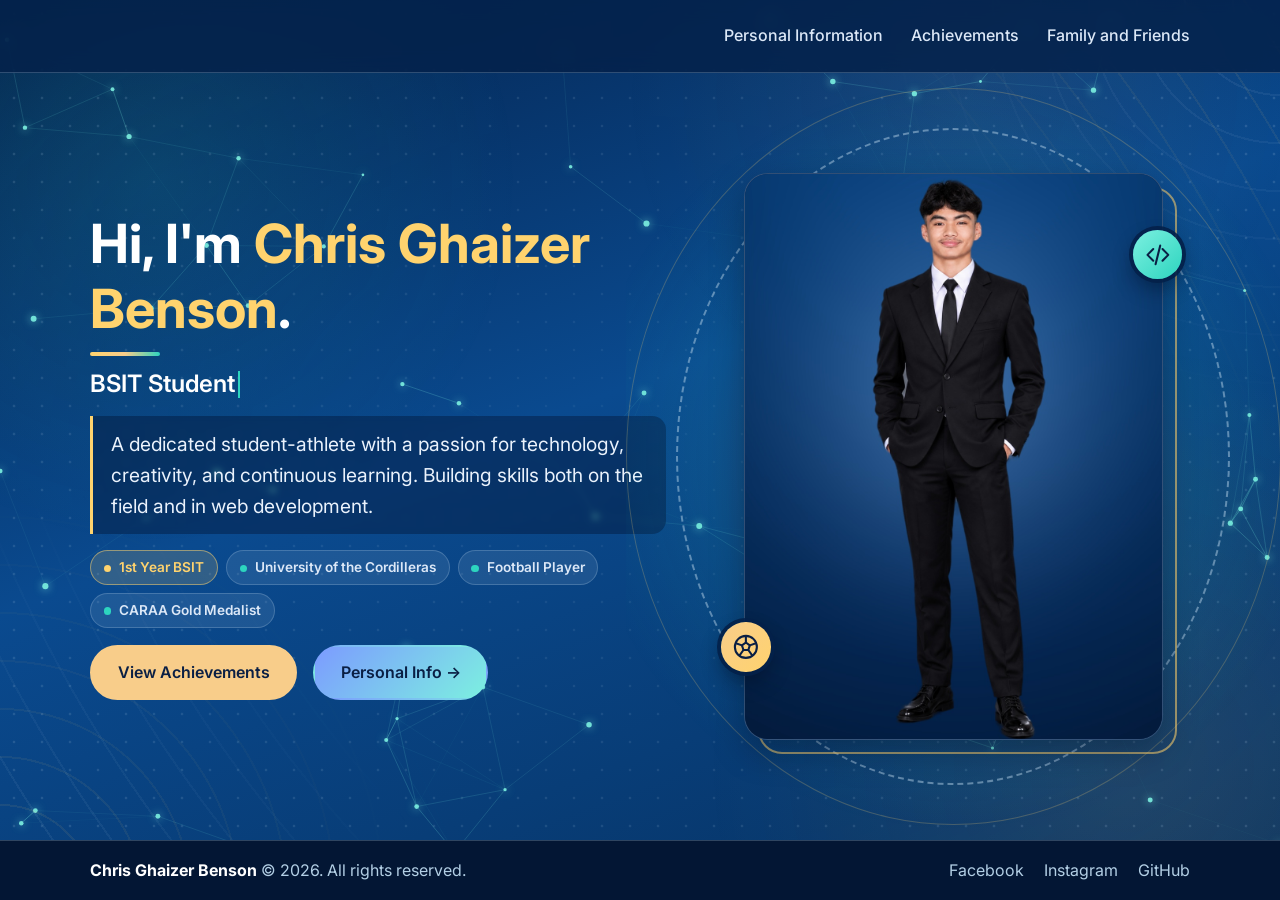
<file: index.html>
<!DOCTYPE html>
<html lang="en">
<head>
  <meta charset="UTF-8">
  <meta name="viewport" content="width=device-width, initial-scale=1">
  <title>Home | Chris Ghaizer Benson</title>
  <meta name="description" content="Portfolio of Chris Ghaizer Benson, BSIT student and aspiring web developer.">
  <link rel="preconnect" href="https://fonts.googleapis.com">
  <link rel="preconnect" href="https://fonts.gstatic.com" crossorigin>
  <link href="https://fonts.googleapis.com/css2?family=Inter:wght@400;500;600;700&display=swap" rel="stylesheet">
  <link rel="stylesheet" href="style.css">
</head>
<body>
  <header class="site-header">
    <nav class="container nav" aria-label="Main navigation">
      
      <button class="menu-toggle" aria-label="Toggle menu" aria-expanded="false" aria-controls="nav-links">
        <span></span><span></span><span></span>
      </button>
      <ul class="nav-links" id="nav-links">
        <li><a href="about.html">Personal Information</a></li>
        
        <li><a href="achievements.html">Achievements</a></li>
        <li><a href="family.html">Family and Friends</a></li>
        
      </ul>
    </nav>
  </header>
  <main>
    <section class="hero" id="home">
      <div class="container hero-grid">
        <div>
          <h1>Hi, I'm <span>Chris Ghaizer Benson</span>.</h1>
          <p class="typed-title" aria-label="BSIT Student | Aspiring Web Developer"><span id="typed">BSIT Student | Aspiring Web Developer</span><span class="cursor" aria-hidden="true"></span></p>
          <p class="lead">A dedicated student-athlete with a passion for technology, creativity, and continuous learning. Building skills both on the field and in web development.</p>
          <ul class="hero-chips" aria-label="Quick facts">
            <li class="chip-gold">1st Year BSIT</li>
            <li>University of the Cordilleras</li>
            <li>Football Player</li>
            <li>CARAA Gold Medalist</li>
          </ul>
          <div class="btn-row">
            <a href="achievements.html" class="btn">View Achievements</a>
            <a href="about.html" class="btn btn-next">Personal Info &rarr;</a>
          </div>
        </div>
        <!-- Replace profile.jpg with your own photo (same folder as index.html). -->
        <div class="hero-visual">
          <span class="hv-ring" aria-hidden="true"></span>
          <span class="hv-ring hv-ring-2" aria-hidden="true"></span>
          <span class="hv-frame" aria-hidden="true"></span>
          <figure class="hero-photo">
            <img src="1.jpeg" alt="Profile photo of Chris Ghaizer Benson">
          </figure>
          <button type="button" class="hv-badge ball" aria-label="Bounce the soccer ball" title="Click me">
            <svg aria-hidden="true" viewBox="0 0 24 24"><circle cx="12" cy="12" r="9.5"/><path d="M12 8.2l3.4 2.5-1.3 4h-4.2l-1.3-4z"/><path d="M12 8.2V2.6M15.4 10.7l5.2-1.8M14.1 14.7l3.2 4.4M9.9 14.7l-3.2 4.4M8.6 10.7L3.4 8.9"/></svg>
          </button>
          <span class="hv-badge code" aria-hidden="true">
            <svg viewBox="0 0 24 24"><path d="M8 7l-5 5 5 5M16 7l5 5-5 5M14 4l-4 16"/></svg>
          </span>
        </div>
      </div>
    </section>
  </main>
  <footer class="site-footer">
    <div class="container footer-inner">
      <p><strong>Chris Ghaizer Benson</strong> &copy; <span class="year">2026</span>. All rights reserved.</p>
      <ul class="socials">
        <li><a href="https://www.facebook.com/ghaizer.rodriguez" target="_blank" rel="noopener noreferrer">Facebook</a></li>
        <li><a href="https://www.instagram.com/ghaizerz_17/" target="_blank" rel="noopener noreferrer">Instagram</a></li>
        <li><a href="https://github.com/ghaizerbenson17-pixel" target="_blank" rel="noopener noreferrer">GitHub</a></li>
      </ul>
    </div>
  </footer>
  <script src="script.js"></script>
</body>
</html>
</file>
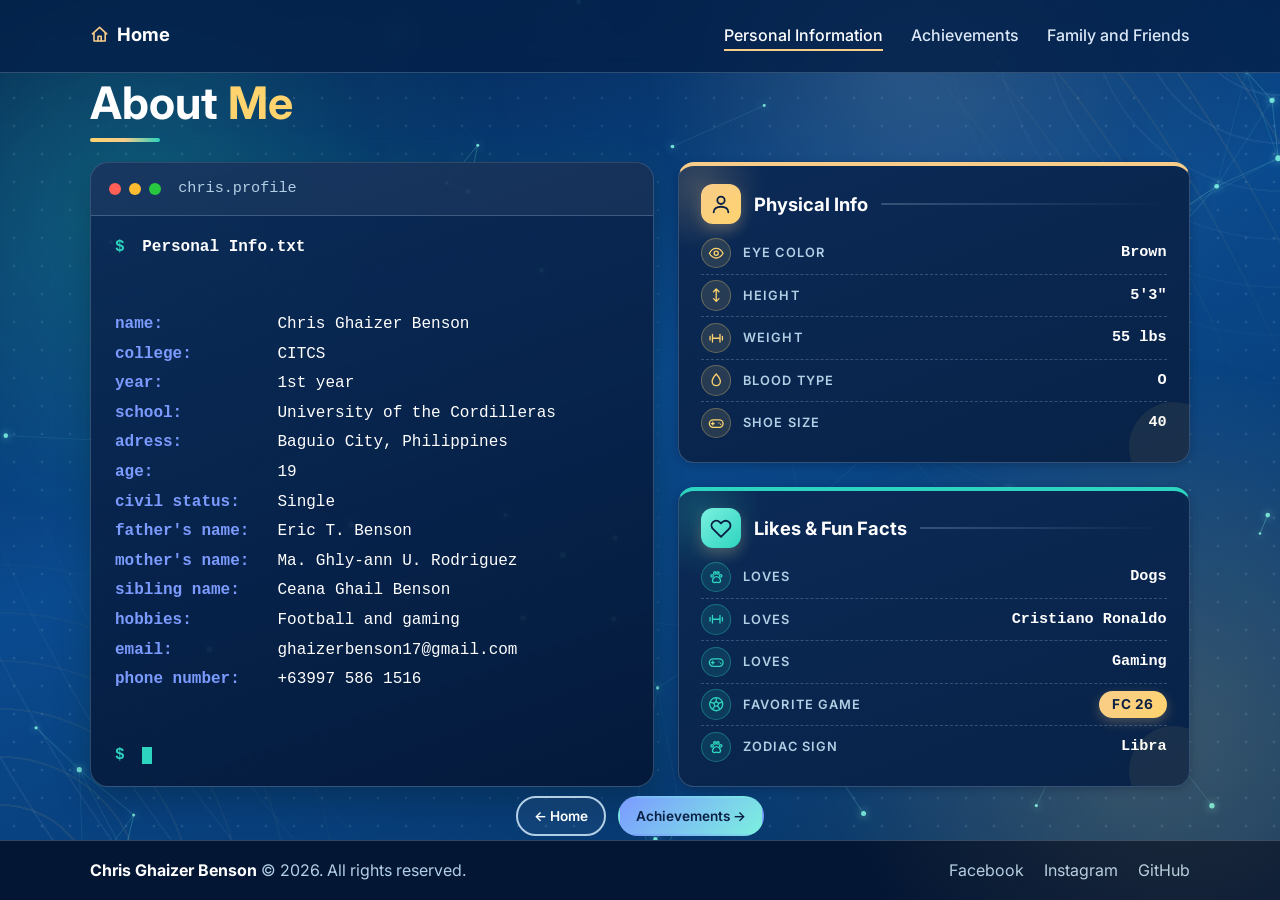
<file: about.html>
<!DOCTYPE html>
<html lang="en">
<head>
  <meta charset="UTF-8">
  <meta name="viewport" content="width=device-width, initial-scale=1">
  <title>About Me | Chris Ghaizer Benson</title>
  <meta name="description" content="Portfolio of Chris Ghaizer Benson, BSIT student and aspiring web developer.">
  <link rel="preconnect" href="https://fonts.googleapis.com">
  <link rel="preconnect" href="https://fonts.gstatic.com" crossorigin>
  <link href="https://fonts.googleapis.com/css2?family=Inter:wght@400;500;600;700&display=swap" rel="stylesheet">
  <link rel="stylesheet" href="style.css">
</head>
<body class="fit-screen">
  <header class="site-header">
    <nav class="container nav" aria-label="Main navigation">
      <a href="index.html" class="home-link"><svg viewBox="0 0 24 24" aria-hidden="true"><path d="M3 11l9-8 9 8"/><path d="M5 10v10h14V10"/><path d="M10 20v-6h4v6"/></svg>Home</a>
      <button class="menu-toggle" aria-label="Toggle menu" aria-expanded="false" aria-controls="nav-links">
        <span></span><span></span><span></span>
      </button>
      <ul class="nav-links" id="nav-links">
        <li><a href="about.html" aria-current="page">Personal Information</a></li>
        <li><a href="achievements.html">Achievements</a></li>
        <li><a href="family.html">Family and Friends</a></li>

      </ul>
    </nav>
  </header>
  <main>
      <div class="side-deco left" aria-hidden="true">
        <div class="sd-badge">
          <span class="sd-ring"></span>
          <svg viewBox="0 0 24 24"><circle cx="12" cy="12" r="9.5"/><polygon points="12 8.2 15.4 10.7 14.1 14.7 9.9 14.7 8.6 10.7"/><path d="M12 8.2V2.8M15.4 10.7l5-1.7M14.1 14.7l3 4.1M9.9 14.7l-3 4.1M8.6 10.7l-5-1.7"/></svg>
        </div>
        <span class="sd-line"></span>
        <span class="sd-text">Student Athlete</span>
        <span class="sd-line"></span>
        <span class="sd-dots"><i></i><i></i><i></i></span>
      </div>
      <div class="side-deco right" aria-hidden="true">
        <div class="sd-badge alt">
          <span class="sd-ring"></span>
          <svg viewBox="0 0 24 24"><polyline points="8 6 2 12 8 18"/><polyline points="16 6 22 12 16 18"/><line x1="14" y1="4" x2="10" y2="20"/></svg>
        </div>
        <span class="sd-line"></span>
        <span class="sd-text">Aspiring Developer</span>
        <span class="sd-line"></span>
        <span class="sd-dots"><i></i><i></i><i></i></span>
      </div>
    <section class="page-intro">
      <div class="container">
        <h1>About <span>Me</span></h1>
        <div class="about-layout">
          <div class="terminal" role="group" aria-label="Personal information">
            <div class="term-bar">
              <span class="dot red"></span><span class="dot yellow"></span><span class="dot green"></span>
              <span class="term-title">chris.profile</span>
            </div>
            <div class="term-body">
              <p class="term-cmd"><span class="prompt">$</span> Personal Info.txt</p>
              <dl class="term-list">
                <dt>name:</dt>      <dd>Chris Ghaizer Benson</dd>
                <dt>college:</dt>    <dd>CITCS</dd>
                <dt>year:</dt>      <dd>1st year</dd>
                <dt>school:</dt>    <dd>University of the Cordilleras</dd>
                <dt>adress:</dt>  <dd>Baguio City, Philippines</dd>
                <dt>age:</dt>       <dd>19</dd>
                <dt>civil status:</dt> <dd>Single</dd>
                <dt>father's name:</dt> <dd>Eric T. Benson</dd>
                <dt>mother's name:</dt> <dd>Ma. Ghly-ann U. Rodriguez</dd>
                <dt>sibling name:</dt> <dd>Ceana Ghail Benson</dd>
                <dt>hobbies:</dt> <dd>Football and gaming</dd>
                <dt>email:</dt>     <dd>ghaizerbenson17@gmail.com</dd>
                <dt>phone number:</dt> <dd>+63997 586 1516</dd>
              </dl>
              <p class="term-cmd"><span class="prompt">$</span> <span class="term-cursor"></span></p>
            </div>
          </div>

          <div class="about-side about-cards">
            <article class="card info-card">
              <div class="card-head">
                <div class="icon" aria-hidden="true"><svg viewBox="0 0 24 24" aria-hidden="true"><circle cx="12" cy="8" r="4"/><path d="M4 21c0-4 3.6-6 8-6s8 2 8 6"/></svg></div>
                <h3>Physical Info</h3>
              </div>
              <ul class="stat-list">
          <li><span class="stat-ico"><svg viewBox="0 0 24 24" aria-hidden="true"><path d="M2 12s4-7 10-7 10 7 10 7-4 7-10 7S2 12 2 12z"/><circle cx="12" cy="12" r="3"/></svg></span><span class="stat-label">Eye Color</span><span class="stat-value">Brown</span></li>
          <li><span class="stat-ico"><svg viewBox="0 0 24 24" aria-hidden="true"><path d="M12 3v18M8 7l4-4 4 4M8 17l4 4 4-4"/></svg></span><span class="stat-label">Height</span><span class="stat-value">5'3"</span></li>
                    <li><span class="stat-ico"><svg viewBox="0 0 24 24" aria-hidden="true"><path d="M6.5 6.5v11M17.5 6.5v11M3 9.5v5M21 9.5v5M6.5 12h11"/></svg></span><span class="stat-label">Weight</span><span class="stat-value">55 lbs</span></li>
          <li><span class="stat-ico"><svg viewBox="0 0 24 24" aria-hidden="true"><path d="M12 3s6 6.5 6 11a6 6 0 0 1-12 0c0-4.5 6-11 6-11z"/></svg></span><span class="stat-label">Blood Type</span><span class="stat-value">O</span></li>
          <li><span class="stat-ico"><svg viewBox="0 0 24 24" aria-hidden="true"><rect x="2" y="7" width="20" height="11" rx="5.5"/><path d="M7 10.5v4M5 12.5h4M16 11.5h.01M18.5 13.5h.01"/></svg></span><span class="stat-label">Shoe Size</span><span class="stat-value">40</span></li>
              </ul>
            </article>
            <article class="card info-card">
              <div class="card-head">
                <div class="icon" aria-hidden="true"><svg viewBox="0 0 24 24" aria-hidden="true"><path d="M20.8 5.6a5.2 5.2 0 0 0-7.4 0L12 7l-1.4-1.4a5.2 5.2 0 0 0-7.4 7.4L12 21.7l8.8-8.7a5.2 5.2 0 0 0 0-7.4z"/></svg></div>
                <h3>Likes &amp; Fun Facts</h3>
              </div>
              <ul class="stat-list">
          <li><span class="stat-ico"><svg viewBox="0 0 24 24" aria-hidden="true"><circle cx="6" cy="10" r="1.8"/><circle cx="10" cy="5.8" r="1.8"/><circle cx="14.5" cy="5.8" r="1.8"/><circle cx="18.5" cy="10" r="1.8"/><path d="M12.4 11c-3 0-5.9 3.4-5.9 6.2 0 1.9 1.5 2.6 2.9 2.6 1.1 0 2-.5 3-.5s1.9.5 3 .5c1.4 0 2.9-.7 2.9-2.6 0-2.8-2.9-6.2-5.9-6.2z"/></svg></span><span class="stat-label">Loves</span><span class="stat-value">Dogs</span></li>
          <li><span class="stat-ico"><svg viewBox="0 0 24 24" aria-hidden="true"><path d="M6.5 6.5v11M17.5 6.5v11M3 9.5v5M21 9.5v5M6.5 12h11"/></svg></span><span class="stat-label">Loves</span><span class="stat-value">Cristiano Ronaldo</span></li>
          <li><span class="stat-ico"><svg viewBox="0 0 24 24" aria-hidden="true"><rect x="2" y="7" width="20" height="11" rx="5.5"/><path d="M7 10.5v4M5 12.5h4M16 11.5h.01M18.5 13.5h.01"/></svg></span><span class="stat-label">Loves</span><span class="stat-value">Gaming</span></li>
          <li><span class="stat-ico"><svg viewBox="0 0 24 24" aria-hidden="true"><circle cx="12" cy="12" r="9.5"/><polygon points="12 8.2 15.4 10.7 14.1 14.7 9.9 14.7 8.6 10.7"/><path d="M12 8.2V2.8M15.4 10.7l5-1.7M14.1 14.7l3 4.1M9.9 14.7l-3 4.1M8.6 10.7l-5-1.7"/></svg></span><span class="stat-label">Favorite Game</span><span class="stat-chip">FC 26</span></li>
          <li><span class="stat-ico"><svg viewBox="0 0 24 24" aria-hidden="true"><circle cx="6" cy="10" r="1.8"/><circle cx="10" cy="5.8" r="1.8"/><circle cx="14.5" cy="5.8" r="1.8"/><circle cx="18.5" cy="10" r="1.8"/><path d="M12.4 11c-3 0-5.9 3.4-5.9 6.2 0 1.9 1.5 2.6 2.9 2.6 1.1 0 2-.5 3-.5s1.9.5 3 .5c1.4 0 2.9-.7 2.9-2.6 0-2.8-2.9-6.2-5.9-6.2z"/></svg></span><span class="stat-label">Zodiac Sign</span><span class="stat-value">Libra</span></li>
              </ul>
            </article>
          </div>
        </div>
        <div class="page-nav"><a href="index.html" class="btn btn-outline">&larr; Home</a><a href="achievements.html" class="btn btn-next">Achievements &rarr;</a></div>
      </div>
    </section>
  </main>
  <footer class="site-footer">
    <div class="container footer-inner">
      <p><strong>Chris Ghaizer Benson</strong> &copy; <span class="year">2026</span>. All rights reserved.</p>
      <ul class="socials">
        <li><a href="https://www.facebook.com/ghaizer.rodriguez" target="_blank" rel="noopener noreferrer">Facebook</a></li>
        <li><a href="https://www.instagram.com/ghaizerz_17/" target="_blank" rel="noopener noreferrer">Instagram</a></li>
        <li><a href="https://github.com/ghaizerbenson17-pixel" target="_blank" rel="noopener noreferrer">GitHub</a></li>
      </ul>
    </div>
  </footer>
  <script src="script.js"></script>
</body>
</html>
</file>
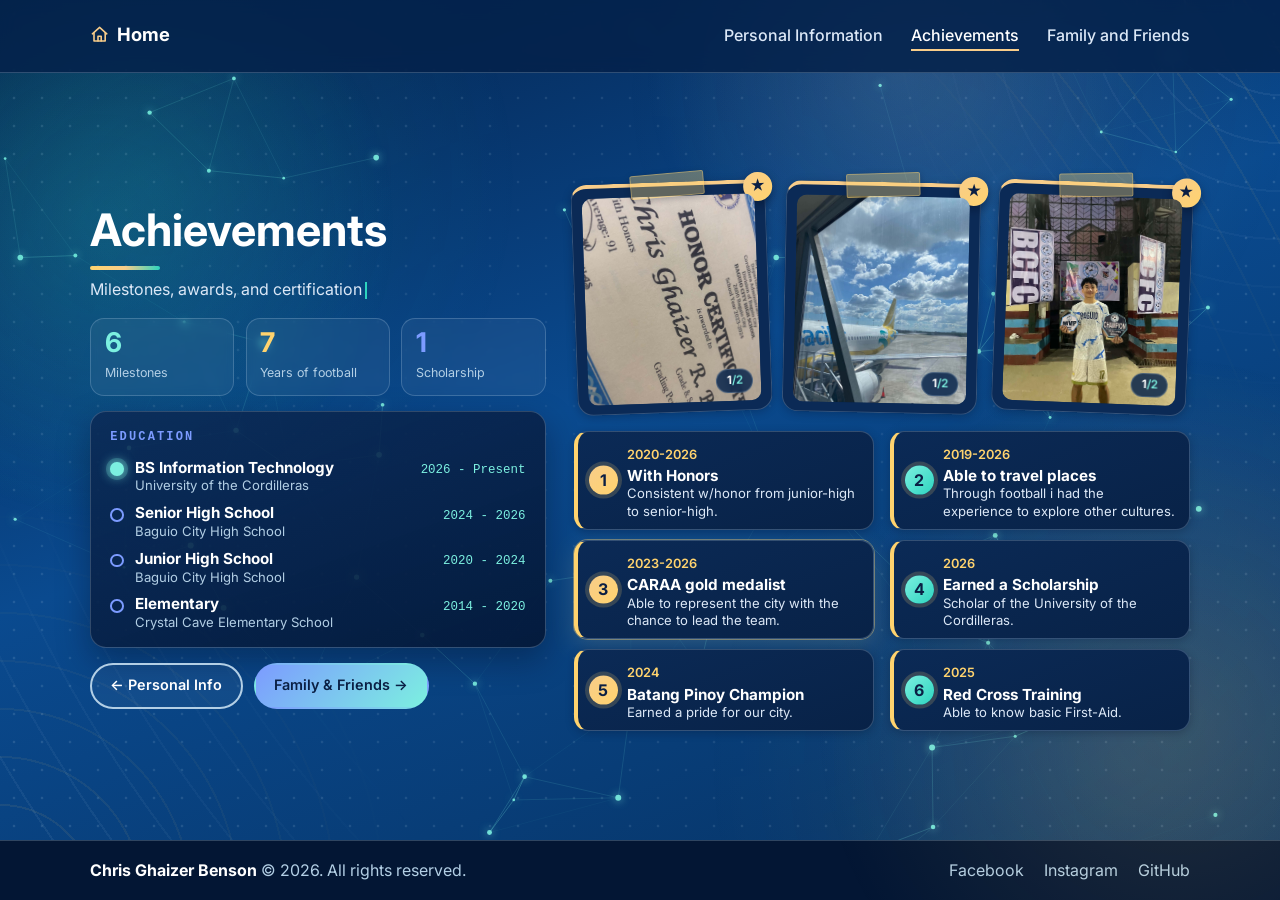
<file: achievements.html>
<!DOCTYPE html>
<html lang="en">
<head>
  <meta charset="UTF-8">
  <meta name="viewport" content="width=device-width, initial-scale=1">
  <title>Achievements | Chris Ghaizer Benson</title>
  <meta name="description" content="Portfolio of Chris Ghaizer Benson, BSIT student and aspiring web developer.">
  <link rel="preconnect" href="https://fonts.googleapis.com">
  <link rel="preconnect" href="https://fonts.gstatic.com" crossorigin>
  <link href="https://fonts.googleapis.com/css2?family=Inter:wght@400;500;600;700&display=swap" rel="stylesheet">
  <link rel="stylesheet" href="style.css">
</head>
<body class="fit-screen">
  <header class="site-header">
    <nav class="container nav" aria-label="Main navigation">
      <a href="index.html" class="home-link"><svg viewBox="0 0 24 24" aria-hidden="true"><path d="M3 11l9-8 9 8"/><path d="M5 10v10h14V10"/><path d="M10 20v-6h4v6"/></svg>Home</a>
      <button class="menu-toggle" aria-label="Toggle menu" aria-expanded="false" aria-controls="nav-links">
        <span></span><span></span><span></span>
      </button>
      <ul class="nav-links" id="nav-links">
        <li><a href="about.html">Personal Information</a></li>
        <li><a href="achievements.html" aria-current="page">Achievements</a></li>
        <li><a href="family.html">Family and Friends</a></li>
      </ul>
    </nav>
  </header>
  <main>
      <div class="side-deco left sd-mint">
        <button type="button" class="sd-badge sd-btn" data-sd data-symbols="★|✦" data-msgs="Champion!|Gold medal!|MVP!|Winner!" data-colors="#7CF0E0,#2DD4BF,#FFFFFF,#E3F0FB" aria-label="Cheer for the trophy">
          <span class="sd-ring" aria-hidden="true"></span>
          <svg viewBox="0 0 24 24" aria-hidden="true"><path d="M8 21h8M12 17v4M7 4h10v5a5 5 0 0 1-10 0z"/><path d="M17 5h3v2a3 3 0 0 1-3 3M7 5H4v2a3 3 0 0 0 3 3"/></svg>
        </button>
        <span class="sd-line" aria-hidden="true"></span>
        <span class="sd-text">Gold Medalist</span>
        <span class="sd-line" aria-hidden="true"></span>
        <span class="sd-count" aria-live="polite"><b>0</b> cheers</span>
        <span class="sd-dots" aria-hidden="true"><i></i><i></i><i></i></span>
      </div>
      <div class="side-deco right sd-ice">
        <button type="button" class="sd-badge sd-btn" data-sd data-symbols="✦|★" data-msgs="With honors!|Scholar!|Keep learning!|Proud!" data-colors="#E3F0FB,#B3CFE5,#FFFFFF,#7C9BFF" aria-label="Clap for the scholar">
          <span class="sd-ring" aria-hidden="true"></span>
          <svg viewBox="0 0 24 24" aria-hidden="true"><path d="M2 9l10-5 10 5-10 5z"/><path d="M6 11.5V16c0 1.5 3 3 6 3s6-1.5 6-3v-4.5"/><path d="M22 9v6"/></svg>
        </button>
        <span class="sd-line" aria-hidden="true"></span>
        <span class="sd-text">Scholar</span>
        <span class="sd-line" aria-hidden="true"></span>
        <span class="sd-count" aria-live="polite"><b>0</b> claps</span>
        <span class="sd-dots" aria-hidden="true"><i></i><i></i><i></i></span>
      </div>
    <section class="ach-section">
      <div class="container ach-layout">

        <aside class="ach-side">
          <div class="page-intro">
            <h1>Achievements</h1>
            <p class="lead typewriter" id="achievements-typing">Milestones, awards, and certifications.</p>
          </div>

          <div class="ach-stats">
            <div class="ach-stat"><b>6</b><span>Milestones</span></div>
            <div class="ach-stat"><b>7</b><span>Years of football</span></div>
            <div class="ach-stat"><b>1</b><span>Scholarship</span></div>
          </div>

          <div class="edu-card">
            <p class="edu-label">Education</p>
            <ul class="edu-timeline">
              <li class="current"><span class="edu-dot"></span><div><strong>BS Information Technology</strong><small>University of the Cordilleras</small></div><time>2026 - Present</time></li>
              <li><span class="edu-dot"></span><div><strong>Senior High School</strong><small>Baguio City High School</small></div><time>2024 - 2026</time></li>
              <li><span class="edu-dot"></span><div><strong>Junior High School</strong><small>Baguio City High School</small></div><time>2020 - 2024</time></li>
              <li><span class="edu-dot"></span><div><strong>Elementary</strong><small>Crystal Cave Elementary School</small></div><time>2014 - 2020</time></li>
            </ul>
          </div>

          <div class="ach-nav">
            <a href="about.html" class="btn btn-outline">&larr; Personal Info</a>
            <a href="family.html" class="btn btn-next">Family &amp; Friends &rarr;</a>
          </div>
        </aside>

        <div class="ach-main">
          <div class="frames">
          <figure class="frame" tabindex="0" role="button" aria-label="Achievement photos 1 and 4. Click to change the photo.">
            <div class="frame-img">
              <div class="slide is-active"><img src="achievement1.jpg" alt="Achievement photo 1"><span>Photo 1<br>achievement1.jpg</span></div>
              <div class="slide"><img src="achievement4.jpg" alt="Achievement photo 4"><span>Photo 4<br>achievement4.jpg</span></div>
              <span class="frame-hint" aria-hidden="true">Click to change</span>
              <span class="frame-badge" aria-hidden="true"><b>1</b>/2</span>
            </div>
          </figure>
          <figure class="frame" tabindex="0" role="button" aria-label="Achievement photos 2 and 5. Click to change the photo.">
            <div class="frame-img">
              <div class="slide is-active"><img src="achievement2.jpg" alt="Achievement photo 2"><span>Photo 2<br>achievement2.jpg</span></div>
              <div class="slide"><img src="achievement5.jpg" alt="Achievement photo 5"><span>Photo 5<br>achievement5.jpg</span></div>
              <span class="frame-hint" aria-hidden="true">Click to change</span>
              <span class="frame-badge" aria-hidden="true"><b>1</b>/2</span>
            </div>
          </figure>
          <figure class="frame" tabindex="0" role="button" aria-label="Achievement photos 3 and 6. Click to change the photo.">
            <div class="frame-img">
              <div class="slide is-active"><img src="achievement3.jpg" alt="Achievement photo 3"><span>Photo 3<br>achievement3.jpg</span></div>
              <div class="slide"><img src="achievement6.jpg" alt="Achievement photo 6"><span>Photo 6<br>achievement6.jpg</span></div>
              <span class="frame-hint" aria-hidden="true">Click to change</span>
              <span class="frame-badge" aria-hidden="true"><b>1</b>/2</span>
            </div>
          </figure>
        </div>
          <ol class="timeline">
          <li><time>2020-2026</time><h3>With Honors</h3><p>Consistent w/honor from junior-high to senior-high.</p></li>
          <li><time>2019-2026</time><h3>Able to travel places</h3><p>Through football i had the experience to explore other cultures.</p></li>
          <li><time>2023-2026</time><h3>CARAA gold medalist</h3><p>Able to represent the city with the chance to lead the team.</p></li>
          <li><time>2026</time><h3>Earned a Scholarship</h3><p>Scholar of the University of the Cordilleras.</p></li>
          <li><time>2024</time><h3>Batang Pinoy Champion</h3><p>Earned a pride for our city.</p></li>
          <li><time>2025</time><h3>Red Cross Training</h3><p>Able to know basic First-Aid.</p></li>
        </ol>
        </div>

      </div>
    </section>
  </main>
  <footer class="site-footer">
    <div class="container footer-inner">
      <p><strong>Chris Ghaizer Benson</strong> &copy; <span class="year">2026</span>. All rights reserved.</p>
      <ul class="socials">
        <li><a href="https://www.facebook.com/ghaizer.rodriguez" target="_blank" rel="noopener noreferrer">Facebook</a></li>
        <li><a href="https://www.instagram.com/ghaizerz_17/" target="_blank" rel="noopener noreferrer">Instagram</a></li>
        <li><a href="https://github.com/ghaizerbenson17-pixel" target="_blank" rel="noopener noreferrer">GitHub</a></li>
      </ul>
    </div>
  </footer>
  <script src="script.js"></script>
</body>
</html>
</file>
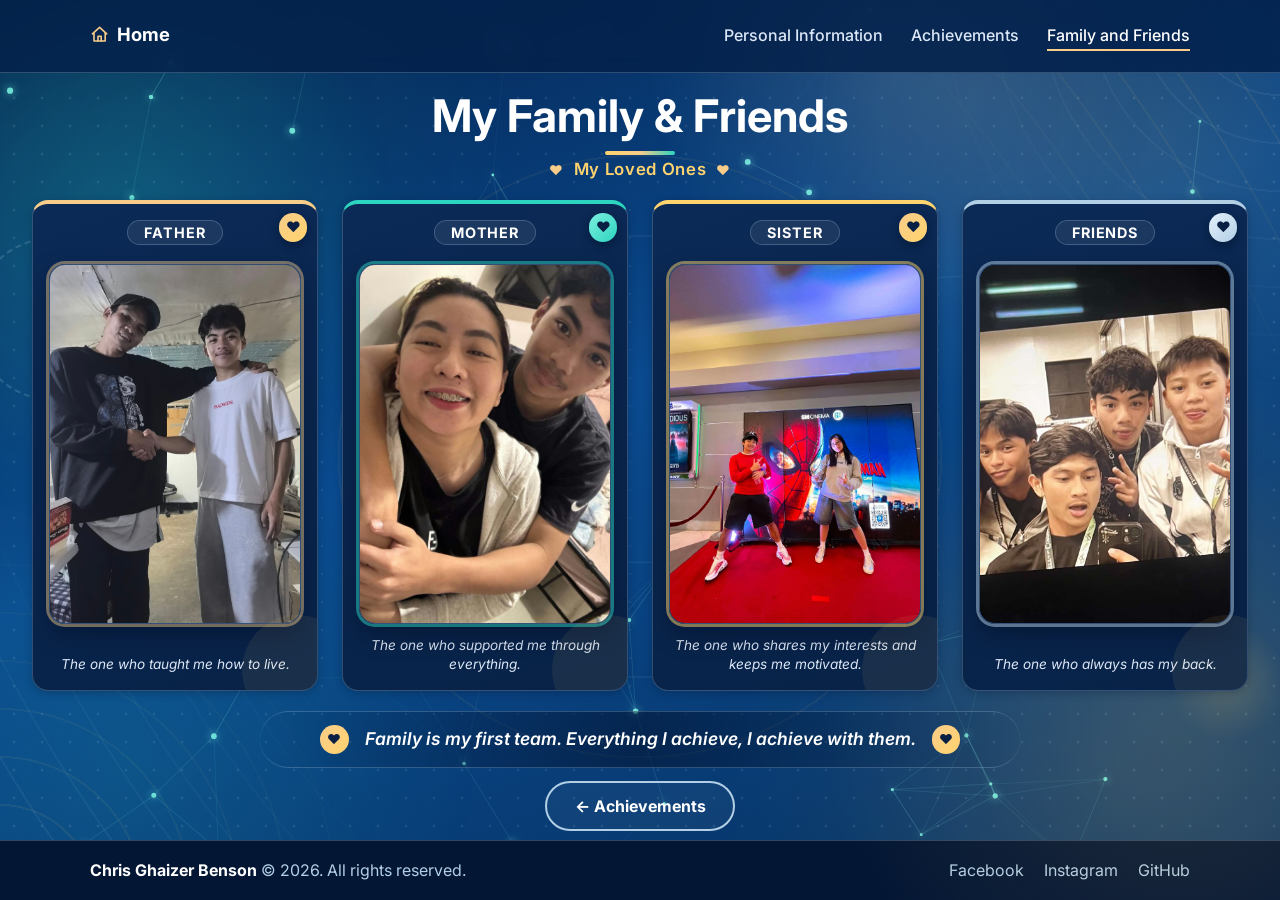
<file: family.html>
<!DOCTYPE html>
<html lang="en">
<head>
  <meta charset="UTF-8">
  <meta name="viewport" content="width=device-width, initial-scale=1">
  <title>My Family &amp; Friends | Chris Ghaizer Benson</title>
  <meta name="description" content="Portfolio of Chris Ghaizer Benson, BSIT student and aspiring web developer.">
  <link rel="preconnect" href="https://fonts.googleapis.com">
  <link rel="preconnect" href="https://fonts.gstatic.com" crossorigin>
  <link href="https://fonts.googleapis.com/css2?family=Inter:wght@400;500;600;700&display=swap" rel="stylesheet">
  <link rel="stylesheet" href="style.css">
</head>
<body class="fit-screen">
  <header class="site-header">
    <nav class="container nav" aria-label="Main navigation">
      <a href="index.html" class="home-link"><svg viewBox="0 0 24 24" aria-hidden="true"><path d="M3 11l9-8 9 8"/><path d="M5 10v10h14V10"/><path d="M10 20v-6h4v6"/></svg>Home</a>
      <button class="menu-toggle" aria-label="Toggle menu" aria-expanded="false" aria-controls="nav-links">
        <span></span><span></span><span></span>
      </button>
      <ul class="nav-links" id="nav-links">
        <li><a href="about.html">Personal Information</a></li>
        <li><a href="achievements.html">Achievements</a></li>
        <li><a href="family.html" aria-current="page">Family and Friends</a></li>
      </ul>
    </nav>
  </header>
  <main>
    <section class="family" id="Family">

      <div class="side-deco left sd-peach">
        <button type="button" class="sd-badge sd-btn" data-sd data-symbols="♥" data-msgs="Love you!|Thank you!|Family first!|Always there!" data-colors="#F8CD8A,#FFE6C2,#FFFFFF,#7CF0E0" aria-label="Send some love">
          <span class="sd-ring" aria-hidden="true"></span>
          <svg viewBox="0 0 24 24" aria-hidden="true"><path d="M20.8 5.6a5.2 5.2 0 0 0-7.4 0L12 7l-1.4-1.4a5.2 5.2 0 0 0-7.4 7.4L12 21.7l8.8-8.7a5.2 5.2 0 0 0 0-7.4z"/></svg>
        </button>
        <span class="sd-line" aria-hidden="true"></span>
        <span class="sd-text">Love · Support · Family</span>
        <span class="sd-line" aria-hidden="true"></span>
        <span class="sd-count" aria-live="polite"><b>0</b> hugs</span>
        <span class="sd-dots" aria-hidden="true"><i></i><i></i><i></i></span>
      </div>

      <div class="side-deco right sd-peri">
        <button type="button" class="sd-badge sd-btn" data-sd data-symbols="★|♥" data-msgs="Together!|Grateful!|Blessed!|Home!" data-colors="#7C9BFF,#C3D0FF,#FFFFFF,#F8CD8A" aria-label="Make a wish">
          <span class="sd-ring" aria-hidden="true"></span>
          <svg viewBox="0 0 24 24" aria-hidden="true"><path d="M12 3l2.7 5.6 6.1.9-4.4 4.3 1 6.1L12 17l-5.4 2.9 1-6.1L3.2 9.5l6.1-.9z"/></svg>
        </button>
        <span class="sd-line" aria-hidden="true"></span>
        <span class="sd-text">Stronger Together</span>
        <span class="sd-line" aria-hidden="true"></span>
        <span class="sd-count" aria-live="polite"><b>0</b> wishes</span>
        <span class="sd-dots" aria-hidden="true"><i></i><i></i><i></i></span>
      </div>

      <div class="container">
        <div class="section-head">
          <h1>My Family &amp; Friends</h1>
          <p class="lead">My Loved Ones</p>
        </div>
        <div class="grid grid-3">
          <article class="card">
            <h3>Father</h3>
            <figure class="hero-photo">
              <img src="2.jpg" alt="Photo of my father">
            </figure>
            <p>The one who taught me how to live.</p>
          </article>
          <article class="card">
            <h3>Mother</h3>
            <figure class="hero-photo">
              <img src="6.jpg" alt="Photo of my mother">
            </figure>
            <p>The one who supported me through everything.</p>
          </article>
          <article class="card">
            <h3>Sister</h3>
            <figure class="hero-photo">
              <img src="7.jpg" alt="Photo of my sister">
            </figure>
            <p>The one who shares my interests and keeps me motivated.</p>
          </article>
          <article class="card">
            <h3>Friends</h3>
            <figure class="hero-photo">
              <img src="5.jpeg" alt="Photo of my friends">
            </figure>
            <p>The one who always has my back.</p>
          </article>
        </div>

        <div class="family-quote">
          <span class="fq-heart" aria-hidden="true">&hearts;</span>
          <p>Family is my first team. Everything I achieve, I achieve with them.</p>
          <span class="fq-heart" aria-hidden="true">&hearts;</span>
        </div>
        <div class="page-nav"><a href="achievements.html" class="btn btn-outline">&larr; Achievements</a></div>
      </div>
    </section>
  </main>
  <footer class="site-footer">
    <div class="container footer-inner">
      <p><strong>Chris Ghaizer Benson</strong> &copy; <span class="year">2026</span>. All rights reserved.</p>
      <ul class="socials">
        <li><a href="https://www.facebook.com/ghaizer.rodriguez" target="_blank" rel="noopener noreferrer">Facebook</a></li>
        <li><a href="https://www.instagram.com/ghaizerz_17/" target="_blank" rel="noopener noreferrer">Instagram</a></li>
        <li><a href="https://github.com/ghaizerbenson17-pixel" target="_blank" rel="noopener noreferrer">GitHub</a></li>
      </ul>
    </div>
  </footer>
  <script src="script.js"></script>
</body>
</html>
</file>
<file: style.css>
/* ===== Palette (taken from your reference screenshot) =====
   Deep royal blue background | darker navy cards
   Warm peach buttons         | golden yellow name highlight
   White headings             | soft light-blue body text | teal small accent */
:root{
  --bg-top:#04214A; --bg-mid:#0A4A8F; --bg-bottom:#06305F;   /* page gradient */
  --card:#0B2A56; --panel:rgba(3,18,46,.45); --footer:#031634;
  --peach:#F8CD8A; --peach-hover:#FFDDA8; --gold:#FFD36E;
  --white:#FFFFFF; --text:#DCE8F7; --muted:#B3CFE5; --teal:#2DD4BF;
  --border:rgba(179,207,229,.25); --on-peach:#0A1F44;
  --radius:16px; --shadow:0 12px 32px rgba(0,10,30,.35);
  --font:'Inter','Segoe UI',system-ui,sans-serif;
}
*{box-sizing:border-box;margin:0;padding:0}
html{scroll-behavior:smooth}
body{font-family:var(--font);color:var(--text);line-height:1.7;min-height:100vh;
  background:linear-gradient(160deg,var(--bg-top) 0%,var(--bg-mid) 45%,var(--bg-bottom) 100%) fixed}
a{color:inherit;text-decoration:none}
:focus-visible{outline:3px solid var(--teal);outline-offset:3px}
.container{width:min(1100px,92%);margin-inline:auto}
section{padding:5rem 0}
h1,h2,h3{line-height:1.2;color:var(--white)}
h1{font-size:clamp(2.2rem,5vw,3.6rem)}
h2{font-size:clamp(1.6rem,3vw,2.2rem);margin-bottom:.75rem}
.lead{max-width:60ch;color:var(--text)}
.section-head{margin-bottom:2.5rem}
.alt{background:var(--panel)}

/* Buttons */
.btn{display:inline-block;padding:.75rem 1.6rem;border-radius:999px;font-weight:600;font-size:1rem;
  border:2px solid var(--peach);background:var(--peach);color:var(--on-peach);cursor:pointer;font-family:inherit;
  transition:background .25s,transform .25s,box-shadow .25s}
.btn:hover{background:var(--peach-hover);border-color:var(--peach-hover);transform:translateY(-2px);box-shadow:var(--shadow)}
.btn-outline{background:rgba(255,255,255,.04);color:var(--white);border-color:var(--muted)}
.btn-outline:hover{background:rgba(179,207,229,.18);color:var(--white);border-color:var(--white)}

/* Header / nav */
.site-header{position:sticky;top:0;z-index:100;background:rgba(4,33,74,.85);backdrop-filter:blur(10px);
  border-bottom:1px solid var(--border)}
.nav{display:flex;align-items:center;justify-content:space-between;min-height:72px;gap:1rem}
.logo{font-weight:700;font-size:1.25rem;color:var(--white)}
.logo span{color:var(--peach)}
.nav-links{display:flex;align-items:center;gap:1.75rem;list-style:none}
.nav-links a{font-weight:500;color:var(--text);padding:.25rem 0;border-bottom:2px solid transparent;transition:border-color .25s,color .25s}
.nav-links a:hover,.nav-links a[aria-current="page"]{color:var(--white);border-bottom-color:var(--peach)}
.nav-links .btn{border-bottom:2px solid var(--peach);padding:.5rem 1.2rem;color:var(--on-peach)}
.nav-links .btn:hover{color:var(--on-peach)}
.menu-toggle{display:none;background:none;border:0;cursor:pointer;padding:.5rem}
.menu-toggle span{display:block;width:24px;height:2px;background:var(--white);margin:5px 0;transition:transform .25s,opacity .25s}
.menu-toggle[aria-expanded="true"] span:nth-child(1){transform:translateY(7px) rotate(45deg)}
.menu-toggle[aria-expanded="true"] span:nth-child(2){opacity:0}
.menu-toggle[aria-expanded="true"] span:nth-child(3){transform:translateY(-7px) rotate(-45deg)}

/* Hero */
.hero{padding:4rem 0 5rem}
.hero-grid{display:grid;grid-template-columns:1.1fr .9fr;gap:3rem;align-items:center}
.hero h1 span{color:var(--gold)}
.typed-title{font-size:clamp(1.1rem,2.2vw,1.5rem);font-weight:600;color:var(--white);margin:.75rem 0 1rem;min-height:2em}
.cursor{display:inline-block;width:2px;height:1.1em;background:var(--teal);margin-left:3px;vertical-align:text-bottom;animation:blink 1s steps(1) infinite}
@keyframes blink{50%{opacity:0}}
.hero p.lead{margin-bottom:1.75rem}
.btn-row{display:flex;flex-wrap:wrap;gap:1rem}
.hero-photo{position:relative;width:100%;aspect-ratio:4/5;max-height:560px;border-radius:24px;overflow:hidden;
  box-shadow:var(--shadow);background:linear-gradient(145deg,var(--card),var(--bg-top));
  border:1.5px solid var(--border);display:grid;place-items:center;text-align:center;color:var(--muted);padding:1rem}
.hero-photo img{position:absolute;inset:0;width:100%;height:100%;object-fit:cover}
.hero-photo img.hidden{display:none}

/* Cards */
.grid{display:grid;gap:1.5rem}
.grid-3{grid-template-columns:repeat(3,1fr)}
.grid-2{grid-template-columns:repeat(2,1fr)}
.card{background:var(--card);border:1px solid var(--border);border-top:4px solid var(--peach);border-radius:var(--radius);
  padding:1.75rem;box-shadow:0 2px 8px rgba(0,10,30,.25);transition:transform .25s,box-shadow .25s,border-color .25s}
.card:hover{transform:translateY(-4px);box-shadow:var(--shadow);border-color:var(--muted);border-top-color:var(--peach)}
.card h3{margin-bottom:.5rem;font-size:1.2rem}
.card p{color:var(--text)}
.tags{display:flex;flex-wrap:wrap;gap:.5rem;margin:1rem 0}
.tag{background:rgba(255,255,255,.06);border:1px solid var(--border);color:var(--text);border-radius:999px;padding:.15rem .75rem;font-size:.85rem}
.card-link{font-weight:600;color:var(--peach);border-bottom:2px solid var(--peach)}
.card-link:hover{color:var(--peach-hover)}
.icon{width:48px;height:48px;border-radius:12px;background:var(--peach);color:var(--on-peach);display:grid;place-items:center;
  font-weight:700;font-size:.9rem;margin-bottom:1rem}
.cta{background:var(--card);border:1px solid var(--border);color:var(--white);text-align:center;border-radius:24px;padding:3rem 1.5rem;box-shadow:var(--shadow)}
.cta h2{color:var(--white)}
.cta p{color:var(--text);margin:0 auto 1.5rem}
.page-intro{padding:4rem 0 1rem}
.timeline{list-style:none;border-left:3px solid var(--peach);padding-left:1.5rem;display:grid;gap:1.5rem}
.timeline h3{font-size:1.1rem}
.timeline time{color:var(--gold);font-weight:600;font-size:.9rem}

/* Contact */
.contact-grid{display:grid;grid-template-columns:.8fr 1.2fr;gap:2.5rem;align-items:start}
.contact-list{list-style:none;display:grid;gap:1rem}
.contact-list li{background:var(--card);border:1px solid var(--border);border-radius:12px;padding:1rem 1.25rem}
.contact-list strong{display:block;font-size:.9rem;color:var(--muted)}
.contact-list a:hover{color:var(--peach)}
form{background:var(--card);border:1px solid var(--border);border-radius:var(--radius);padding:2rem;box-shadow:var(--shadow);display:grid;gap:1.1rem}
label{font-weight:600;font-size:.95rem;color:var(--white)}
input,textarea{width:100%;margin-top:.35rem;padding:.8rem 1rem;border:1.5px solid var(--border);border-radius:12px;
  font:inherit;color:var(--white);background:rgba(3,18,46,.55);transition:border-color .25s,box-shadow .25s}
input:hover,textarea:hover{border-color:var(--muted)}
input:focus,textarea:focus{outline:none;border-color:var(--peach);box-shadow:0 0 0 3px rgba(248,205,138,.25)}
textarea{min-height:150px;resize:vertical}
.field.invalid input,.field.invalid textarea{border-color:#FF8A80}
.error{display:block;color:#FFB4AB;font-size:.85rem;min-height:1.1em;margin-top:.25rem}
.form-status{border-radius:12px;padding:.9rem 1rem;background:rgba(45,212,191,.1);border:1px solid var(--teal);color:var(--white);display:none}
.form-status.show{display:block}

/* Footer */
.site-footer{background:var(--footer);color:var(--muted);padding:2.5rem 0;border-top:1px solid var(--border)}
.footer-inner{display:flex;flex-wrap:wrap;justify-content:space-between;align-items:center;gap:1rem}
.site-footer strong{color:var(--white)}
.socials{display:flex;gap:1.25rem;list-style:none}
.socials a{color:var(--muted);border-bottom:1px solid transparent;transition:color .25s,border-color .25s}
.socials a:hover{color:var(--white);border-color:var(--peach)}

/* Responsive */
@media(max-width:900px){
  .hero-grid,.contact-grid{grid-template-columns:1fr}
  .grid-3{grid-template-columns:repeat(2,1fr)}
  .hero-photo{max-width:420px;margin-inline:auto;max-height:none}
}
@media(max-width:720px){
  section{padding:3.5rem 0}
  .menu-toggle{display:block}
  .nav-links{position:absolute;top:72px;left:0;right:0;flex-direction:column;align-items:flex-start;gap:1rem;
    background:var(--bg-top);padding:1.25rem 4%;border-bottom:1px solid var(--border);display:none}
  .nav-links.open{display:flex}
  .grid-3,.grid-2{grid-template-columns:1fr}
}
@media(prefers-reduced-motion:reduce){*{animation:none!important;transition:none!important;scroll-behavior:auto!important}}

/* About Me box */
.about-box {
  background: #EEF3F9;
  border-left: 6px solid var(--gold);
  border-radius: 4px;
  padding: 2rem 2rem 2rem 2.25rem;
  margin-top: 1.5rem;
  box-shadow: 8px 8px 0 var(--footer);
}
.about-box p {
  color: var(--on-peach);
  max-width: none;
  line-height: 1.9;
}
.about-box p + p {
  margin-top: 1.25rem;
}
.about-box .btn-dark {
  margin-top: 1.5rem;
  background: var(--on-peach);
  border-color: var(--on-peach);
  color: var(--white);
  border-radius: 6px;
  font-weight: 700;
}
.about-box .btn-dark:hover {
  background: var(--card);
  border-color: var(--card);
  color: var(--white);
}

/* Typing effect for the Skills description */
.typewriter {
  min-height: 1.7em; /* keeps the page from jumping while text types in */
}
.typewriter.typing::after {
  content: "";
  display: inline-block;
  width: 2px;
  height: 1.1em;
  background: var(--teal);
  margin-left: 3px;
  vertical-align: text-bottom;
  animation: blink 1s steps(1) infinite;
}

/* ===== Homepage fits one screen (no scrolling needed) ===== */
body {
  min-height: 100vh;
  min-height: 100dvh;
  display: flex;
  flex-direction: column;
}

main {
  flex: 1;
  display: flex;
  flex-direction: column;
  min-height: 0;
}

/* Hero takes all the leftover space */
main > section.hero {
  flex: 1;
  display: flex;
  align-items: center;
  padding: 1rem 0;
}

.hero h1 { font-size: clamp(1.8rem, 6vh, 3.4rem); }
.hero .typed-title { min-height: 0; margin: 0.5rem 0 0.75rem; }
.hero p.lead { margin-bottom: 1rem; line-height: 1.5; }

/* Photo box sized by screen height, square, picture fills it */
.hero .hero-photo {
  width: auto;
  height: clamp(180px, 48vh, 460px);
  max-height: none;
  aspect-ratio: 1 / 1;
  justify-self: center;
  padding: 0;
  border-radius: 24px;
}

.hero .hero-photo img {
  position: absolute;
  inset: 0;
  width: 100%;
  height: 100%;
  object-fit: cover;          /* picture fills the whole box */
  object-position: center top; /* keeps your face from being cropped */
}

/* Compact "Let's Work Together" strip */
main > section:last-child {
  padding: 0.75rem 0;
}

.cta {
  padding: 1rem 1.5rem;
  border-radius: 16px;
}
.cta h2 { font-size: 1.2rem; margin: 0; }
.cta p { margin: 0; font-size: 0.95rem; line-height: 1.4; }

@media (min-width: 721px) {
  .cta {
    display: flex;
    align-items: center;
    justify-content: space-between;
    gap: 1.5rem;
    text-align: left;
  }
  .cta p { margin: 0 auto 0 0; }
}

/* Compact footer */
.site-footer { padding: 1rem 0; }

/* Phones / tablets: stack, smaller photo (scrolling is fine here) */
@media (max-width: 900px) {
  .hero .hero-photo { height: clamp(160px, 30vh, 320px); }
}


/* ===== Shared tweaks ===== */
.page-intro .lead{margin-top:.75rem}
.icon svg{width:55%;height:55%;fill:none;stroke:currentColor;stroke-width:2;stroke-linecap:round;stroke-linejoin:round}
.contact-list a{overflow-wrap:anywhere}

/* Contact: name + email side by side */
.field-row{display:grid;grid-template-columns:1fr 1fr;gap:1rem}
.field-row .field{min-width:0}
@media(max-width:720px){.field-row{grid-template-columns:1fr}}

/* My Family page */
.family .section-head{text-align:center;margin-bottom:1.5rem}
.family .section-head .lead{margin-inline:auto}
.family .card{text-align:center}
.family .card .hero-photo{width:auto;height:clamp(140px,32vh,300px);aspect-ratio:1/1;max-height:none;margin:.75rem auto;padding:0;border-radius:16px}

/* Achievements: image frames */
.frames{display:grid;grid-template-columns:repeat(3,1fr);gap:1.5rem}
.frame{background:var(--card);border:1px solid var(--border);border-top:4px solid var(--peach);border-radius:var(--radius);
  padding:.6rem;box-shadow:0 2px 8px rgba(0,10,30,.25);transition:transform .25s,box-shadow .25s}
.frame:hover{transform:translateY(-4px);box-shadow:var(--shadow)}
.frame-img{position:relative;aspect-ratio:4/3;border-radius:10px;overflow:hidden;display:grid;place-items:center;text-align:center;
  padding:.5rem;font-size:.9rem;color:var(--muted);background:linear-gradient(145deg,var(--card),var(--bg-top))}
.frame-img img{position:absolute;inset:0;width:100%;height:100%;object-fit:cover}
.frame-img img.hidden{display:none}
main > section.frames-section{padding:1rem 0 2rem}
main > section.timeline-section{padding:1rem 0 3rem}
@media(max-width:720px){.frames{grid-template-columns:1fr}}

/* ===== One-screen pages: About, Contact, My Family (no scrolling on desktop) =====
   On smaller screens these pages scroll normally so nothing gets cut off. */
@media (min-width:1100px){
  html:has(body.fit-screen){font-size:clamp(11px,2vh,16px)}
  body.fit-screen{height:100vh;height:100dvh;min-height:0;overflow:hidden}
  body.fit-screen main{justify-content:center}
  body.fit-screen main > section{padding:.75rem 0}
  body.fit-screen h1{font-size:2.1rem}
  body.fit-screen .page-intro .lead{margin-top:.4rem}

  /* About */
  body.fit-screen .about-box{margin-top:.6rem;padding:1.1rem 1.5rem 1.1rem 1.75rem;box-shadow:5px 5px 0 var(--footer)}
  body.fit-screen .about-box p{font-size:.95rem;line-height:1.6}
  body.fit-screen .about-box p + p{margin-top:.7rem}
  .about-cards{grid-template-columns:repeat(4,1fr);gap:1.25rem}
  .about-cards .card{padding:1.1rem}
  .about-cards .card h3{font-size:1.05rem;margin-bottom:.35rem}
  .about-cards .card p{font-size:.88rem;line-height:1.55}
  .about-cards .icon{width:2.5rem;height:2.5rem;margin-bottom:.6rem}

  /* Contact */
  body.fit-screen .contact-grid{gap:1.5rem}
  body.fit-screen .contact-list{gap:.7rem}
  body.fit-screen .contact-list li{padding:.7rem 1rem}
  body.fit-screen form{padding:1.1rem 1.4rem;gap:.55rem}
  body.fit-screen label{font-size:.9rem;line-height:1.4}
  body.fit-screen input,body.fit-screen textarea{padding:.5rem .8rem;margin-top:.2rem;line-height:1.4}
  body.fit-screen textarea{min-height:5rem;resize:none}
  body.fit-screen .error{font-size:.78rem;line-height:1.2;min-height:1em;margin-top:.15rem}
  body.fit-screen .form-status{font-size:.85rem;padding:.6rem .8rem}
  body.fit-screen form .btn{padding:.55rem 1.2rem}

  /* My Family */
  body.fit-screen .family .section-head{margin-bottom:1rem}
  body.fit-screen .family .card{padding:1rem}
  body.fit-screen .family .card .hero-photo{height:clamp(120px,34vh,320px);margin:.5rem auto}
}

.edu-list{list-style:none;margin-top:.6rem;display:grid;gap:.35rem;font-size:.88rem;color:var(--text)}
.edu-list strong{color:var(--gold)}

/* ===== About Me designs ===== */

/* Soft glowing background shapes */
body.fit-screen::before{
  content:"";position:fixed;inset:0;z-index:0;pointer-events:none;
  background:
    radial-gradient(420px circle at 8% 25%, rgba(45,212,191,.16), transparent 70%),
    radial-gradient(520px circle at 92% 80%, rgba(255,211,110,.12), transparent 70%),
    radial-gradient(360px circle at 70% 8%, rgba(179,207,229,.12), transparent 70%);
}
body.fit-screen main{position:relative;z-index:1}

/* Heading */
.eyebrow{
  display:inline-block;font-size:.8rem;font-weight:600;letter-spacing:.14em;
  text-transform:uppercase;color:var(--teal);margin-bottom:.25rem;
}
.page-intro h1 span{color:var(--gold)}
.page-intro h1::after{
  content:"";display:block;width:70px;height:4px;border-radius:4px;margin-top:.5rem;
  background:linear-gradient(90deg,var(--gold),var(--peach),var(--teal));
}

/* About box: big quote mark + accent corner */
.about-box{position:relative;overflow:hidden}
.about-box::before{
  content:"\201C";position:absolute;top:-1rem;right:1.25rem;
  font-family:Georgia,serif;font-size:8rem;line-height:1;
  color:rgba(10,31,68,.08);pointer-events:none;
}
.about-box::after{
  content:"";position:absolute;right:0;bottom:0;width:90px;height:90px;
  background:linear-gradient(135deg,transparent 50%,rgba(255,211,110,.35) 50%);
}

/* Cards */
.about-cards .card{
  background:linear-gradient(160deg,var(--card),#082247);
  position:relative;overflow:hidden;
}
.about-cards .card::after{
  content:"";position:absolute;right:-30px;bottom:-30px;width:90px;height:90px;
  border-radius:50%;background:rgba(255,211,110,.07);
}
.about-cards .card:nth-child(1){border-top-color:var(--peach)}
.about-cards .card:nth-child(2){border-top-color:var(--teal)}
.about-cards .card:nth-child(3){border-top-color:var(--gold)}
.about-cards .card:nth-child(4){border-top-color:var(--muted)}
.about-cards .card:hover{box-shadow:0 12px 32px rgba(0,10,30,.45),0 0 0 1px rgba(255,211,110,.25)}

/* Gradient icon badges */
.about-cards .icon{
  background:linear-gradient(135deg,var(--peach),var(--gold));
  box-shadow:0 6px 14px rgba(248,205,138,.25);
  transition:transform .25s;
}
.about-cards .card:hover .icon{transform:rotate(-6deg) scale(1.08)}
.about-cards .card:nth-child(2) .icon{background:linear-gradient(135deg,#7CF0E0,var(--teal))}
.about-cards .card:nth-child(4) .icon{background:linear-gradient(135deg,#E3F0FB,var(--muted))}

/* Education list as a mini timeline */
.edu-list{
  position:relative;padding-left:1rem;margin-left:.25rem;
  border-left:2px dashed var(--border);gap:.5rem;
}
.edu-list li{position:relative}
.edu-list li::before{
  content:"";position:absolute;left:calc(-1rem - 5px);top:.55em;
  width:8px;height:8px;border-radius:50%;background:var(--gold);
  box-shadow:0 0 0 3px rgba(255,211,110,.2);
}

/* ===== Bigger About Me text ===== */

/* Base (tablets/phones and any screen that scrolls) */
.page-intro h1{font-size:clamp(2.4rem,6vw,3.6rem)}
.about-box p{font-size:1.15rem;line-height:1.8}

/* Desktop one-screen layout (overrides the smaller fit-screen sizes) */
@media (min-width:1100px){
  body.fit-screen .page-intro h1{font-size:2.8rem}
  body.fit-screen .about-box{padding:1.4rem 2rem 1.4rem 2.25rem}
  body.fit-screen .about-box p{font-size:1.2rem;line-height:1.65}
  body.fit-screen .about-box p + p{margin-top:.8rem}
}

/* ===== Smaller About box ===== */
.about-box{
  max-width: 1000px;          /* narrower box (was full width) */
  padding: 1.25rem 1.5rem 1.25rem 1.75rem;
}

@media (min-width:1100px){
  body.fit-screen .about-box{
    max-width: 1100px;
    padding: .9rem 1.4rem .9rem 1.6rem;
    box-shadow: 4px 4px 0 var(--footer);
  }
  body.fit-screen .about-box p{font-size:1.1rem;line-height:1.55}
  body.fit-screen .about-box p + p{margin-top:.6rem}
}

/* ===== Background designs ===== */

/* Layer 1: dot grid + soft color glows */
html::before{
  content:"";position:fixed;inset:0;z-index:-1;pointer-events:none;
  background:
    radial-gradient(rgba(179,207,229,.16) 1.5px, transparent 1.6px) 0 0 / 28px 28px,
    radial-gradient(520px circle at 12% 20%, rgba(45,212,191,.14), transparent 70%),
    radial-gradient(600px circle at 88% 85%, rgba(255,211,110,.11), transparent 70%),
    radial-gradient(480px circle at 75% 10%, rgba(248,205,138,.08), transparent 70%);
  /* fade the dots toward the middle so text stays clean */
  -webkit-mask-image:radial-gradient(ellipse at center, rgba(0,0,0,.35) 0%, #000 85%);
          mask-image:radial-gradient(ellipse at center, rgba(0,0,0,.35) 0%, #000 85%);
}

/* Layer 2: concentric rings in two corners (like a soccer center circle) */
html::after{
  content:"";position:fixed;inset:0;z-index:-1;pointer-events:none;
  background:
    repeating-radial-gradient(circle at 100% 0%, transparent 0 46px, rgba(179,207,229,.10) 46px 48px),
    repeating-radial-gradient(circle at 0% 100%, transparent 0 46px, rgba(255,211,110,.10) 46px 48px);
  -webkit-mask-image:
    radial-gradient(circle 420px at 100% 0%, #000, transparent 100%),
    radial-gradient(circle 420px at 0% 100%, #000, transparent 100%);
          mask-image:
    radial-gradient(circle 420px at 100% 0%, #000, transparent 100%),
    radial-gradient(circle 420px at 0% 100%, #000, transparent 100%);
}

/* Optional: slightly lighter panel strip behind sections for depth */
main > section:nth-of-type(even){
  background:linear-gradient(90deg, transparent, rgba(3,18,46,.25), transparent);
}

/* ===== Achievements: one screen + eye-catching design ===== */

/* Timeline items become numbered cards */
.timeline{counter-reset:ach;border-left:0;padding-left:0;gap:1rem}
.timeline li{
  counter-increment:ach;position:relative;
  background:linear-gradient(160deg,var(--card),#082247);
  border:1px solid var(--border);border-left:4px solid var(--gold);
  border-radius:14px;padding:.9rem 1rem .9rem 3.6rem;
  box-shadow:0 2px 8px rgba(0,10,30,.25);
  transition:transform .25s,box-shadow .25s,border-left-color .25s;
}
.timeline li:hover{
  transform:translateY(-3px);border-left-color:var(--teal);
  box-shadow:0 12px 32px rgba(0,10,30,.45);
}
.timeline li::before{
  content:counter(ach);position:absolute;left:.9rem;top:50%;transform:translateY(-50%);
  width:2rem;height:2rem;border-radius:50%;display:grid;place-items:center;
  font-weight:700;color:var(--on-peach);
  background:linear-gradient(135deg,var(--peach),var(--gold));
  box-shadow:0 0 0 4px rgba(255,211,110,.18);
}
.timeline li:nth-child(even)::before{background:linear-gradient(135deg,#7CF0E0,var(--teal))}

/* Photo frames: glow, zoom on hover, star badge */
.frame{position:relative;overflow:visible}
.frame::after{
  content:"\2605";position:absolute;top:-.7rem;right:-.5rem;
  width:1.8rem;height:1.8rem;border-radius:50%;display:grid;place-items:center;
  background:linear-gradient(135deg,var(--peach),var(--gold));color:var(--on-peach);
  font-size:.95rem;box-shadow:0 4px 10px rgba(0,10,30,.4);
}
.frame:hover{box-shadow:0 12px 32px rgba(0,10,30,.45),0 0 0 1px rgba(255,211,110,.35)}
.frame-img img{transition:transform .5s}
.frame:hover .frame-img img{transform:scale(1.06)}

/* 2 columns on desktop (fills the empty right side) */
@media (min-width:900px){
  .timeline{grid-template-columns:repeat(2,1fr);gap:1rem 1.5rem}
}

/* No scrolling on desktop */
@media (min-width:1100px){
  body.fit-screen .frame-img{aspect-ratio:auto;height:clamp(110px,27vh,250px)}
  body.fit-screen main > section.frames-section{padding:.9rem 0 .5rem}
  body.fit-screen main > section.timeline-section{padding:.5rem 0}
  body.fit-screen .timeline{gap:.7rem 1.5rem}
  body.fit-screen .timeline li{padding:.6rem 1rem .6rem 3.4rem}
  body.fit-screen .timeline h3{font-size:1rem}
  body.fit-screen .timeline p{font-size:.88rem;line-height:1.4}
}

/* ===== My Family: 4 cards + designs ===== */

/* Heading */
.family .section-head h1,
.family .section-head h2{color:var(--white)}
.family .section-head h1::after,
.family .section-head h2::after{
  content:"";display:block;width:70px;height:4px;border-radius:4px;margin:.5rem auto 0;
  background:linear-gradient(90deg,var(--gold),var(--peach),var(--teal));
}
.family .section-head .lead{color:var(--gold);font-weight:600;letter-spacing:.04em}
.family .section-head .lead::before,
.family .section-head .lead::after{
  content:"\2665";color:var(--peach);font-size:.8em;margin:0 .6rem;
}

/* 4 columns on desktop, 2 on tablet, 1 on phone */
@media (min-width:1100px){
  .family .grid{grid-template-columns:repeat(4,1fr);gap:1.25rem}
}
@media (min-width:721px) and (max-width:1099px){
  .family .grid{grid-template-columns:repeat(2,1fr)}
}

/* Cards */
.family .card{
  position:relative;overflow:hidden;
  background:linear-gradient(160deg,var(--card),#082247);
}
.family .card::after{
  content:"";position:absolute;right:-35px;bottom:-35px;width:110px;height:110px;
  border-radius:50%;background:rgba(255,211,110,.07);pointer-events:none;
}
.family .card h3{
  display:inline-block;padding:.2rem 1rem;border-radius:999px;
  background:rgba(255,255,255,.07);border:1px solid var(--border);
  font-size:1rem;letter-spacing:.06em;text-transform:uppercase;
}
.family .card:nth-child(1){border-top-color:var(--peach)}
.family .card:nth-child(2){border-top-color:var(--teal)}
.family .card:nth-child(3){border-top-color:var(--gold)}
.family .card:nth-child(4){border-top-color:var(--muted)}

/* Photos: fill the card, ring color per card, zoom on hover */
.family .card .hero-photo{
  width:100%;height:clamp(120px,32vh,300px);aspect-ratio:auto;
  box-shadow:0 0 0 3px rgba(248,205,138,.45),0 10px 24px rgba(0,10,30,.45);
}
.family .card:nth-child(2) .hero-photo{box-shadow:0 0 0 3px rgba(45,212,191,.5),0 10px 24px rgba(0,10,30,.45)}
.family .card:nth-child(3) .hero-photo{box-shadow:0 0 0 3px rgba(255,211,110,.5),0 10px 24px rgba(0,10,30,.45)}
.family .card:nth-child(4) .hero-photo{box-shadow:0 0 0 3px rgba(179,207,229,.5),0 10px 24px rgba(0,10,30,.45)}
.family .card .hero-photo img{object-position:center 20%;transition:transform .5s}
.family .card:hover .hero-photo img{transform:scale(1.07)}

/* Heart badge in the corner */
.family .card::before{
  content:"\2665";position:absolute;top:.6rem;right:.6rem;z-index:2;
  width:1.8rem;height:1.8rem;border-radius:50%;display:grid;place-items:center;
  background:linear-gradient(135deg,var(--peach),var(--gold));color:var(--on-peach);
  font-size:.9rem;box-shadow:0 4px 10px rgba(0,10,30,.4);
}
.family .card:nth-child(2)::before{background:linear-gradient(135deg,#7CF0E0,var(--teal))}
.family .card:nth-child(4)::before{background:linear-gradient(135deg,#E3F0FB,var(--muted))}

/* Captions */
.family .card p{font-size:.92rem;line-height:1.45;font-style:italic;color:var(--text)}

/* Keep it on one screen on desktop */
@media (min-width:1100px){
  body.fit-screen .family .card p{font-size:.85rem;line-height:1.4}
  body.fit-screen .family .card h3{font-size:.9rem}
}

/* ===== My Family: fill the empty spaces ===== */

/* Wider layout and bigger heading */
.family .container{width:min(1300px,95%);position:relative}
.family .section-head h1{font-size:clamp(2.2rem,5vh,3rem)}
.family .section-head .lead{font-size:1.05rem}

/* Cards stretch: photo grows to fill the card */
@media (min-width:1100px){
  .family .grid{grid-template-columns:repeat(4,1fr);gap:1.5rem;align-items:stretch}
  .family .card{display:flex;flex-direction:column;align-items:center;padding:1.1rem}
  body.fit-screen .family .card .hero-photo{
    width:100%;height:clamp(180px,40vh,460px);margin:.7rem 0;flex:0 0 auto;
  }
  body.fit-screen .family .card p{margin-top:auto;padding:0 .25rem}
  body.fit-screen main > section.family{padding:1rem 0}
}

/* Quote banner under the cards */
.family-quote{
  display:flex;align-items:center;justify-content:center;gap:1rem;
  margin:1.25rem auto 0;padding:.8rem 1.5rem;max-width:760px;
  background:linear-gradient(90deg,transparent,rgba(3,18,46,.55),transparent);
  border-top:1px solid var(--border);border-bottom:1px solid var(--border);
  border-radius:999px;text-align:center;
}
.family-quote p{
  color:var(--white);font-weight:600;font-style:italic;
  font-size:clamp(.9rem,2vh,1.1rem);margin:0;
}
.fq-heart{
  width:1.8rem;height:1.8rem;border-radius:50%;display:grid;place-items:center;flex:none;
  background:linear-gradient(135deg,var(--peach),var(--gold));color:var(--on-peach);font-size:.85rem;
}

/* Decorative rings and glow behind the family section */
.family::before{
  content:"";position:absolute;inset:0;z-index:-1;pointer-events:none;
  background:
    radial-gradient(circle at 50% 50%, transparent 0 220px, rgba(179,207,229,.07) 220px 222px, transparent 222px 300px, rgba(255,211,110,.06) 300px 302px, transparent 302px),
    radial-gradient(500px circle at 10% 90%, rgba(45,212,191,.12), transparent 70%),
    radial-gradient(500px circle at 90% 10%, rgba(255,211,110,.10), transparent 70%);
}
.family{position:relative}

/* Floating soft dots in the side spaces */
.family .container::before,
.family .container::after{
  content:"";position:absolute;z-index:-1;border-radius:50%;pointer-events:none;
}
.family .container::before{
  width:160px;height:160px;left:-60px;top:20%;
  border:2px dashed rgba(179,207,229,.2);
}
.family .container::after{
  width:120px;height:120px;right:-40px;bottom:12%;
  background:radial-gradient(circle,rgba(255,211,110,.18),transparent 70%);
}

/* ===== Family: side designs + banner fix ===== */
.family{position:relative;overflow:hidden}
.family .container{position:relative;z-index:1}
.side-deco{display:none}

/* Only on wide screens, where there is real empty space beside the cards */
@media (min-width:1500px){
  .side-deco{
    display:flex;flex-direction:column;align-items:center;gap:1rem;
    position:absolute;top:50%;transform:translateY(-50%);
    width:clamp(110px,12vw,220px);pointer-events:none;z-index:0;
  }
  .side-deco.left{left:2%}
  .side-deco.right{right:2%}
}

/* Round badge with a slowly spinning dashed ring */
.sd-badge{
  position:relative;width:clamp(70px,7vw,120px);aspect-ratio:1;
  display:grid;place-items:center;color:var(--gold);
}
.sd-badge.alt{color:var(--teal)}
.sd-badge svg{width:48%;height:48%;fill:none;stroke:currentColor;stroke-width:1.6;stroke-linecap:round;stroke-linejoin:round}
.sd-ring{
  position:absolute;inset:0;border-radius:50%;
  border:2px dashed rgba(179,207,229,.45);
  box-shadow:0 0 30px rgba(255,211,110,.15) inset;
  animation:sd-spin 30s linear infinite;
}
.sd-badge.alt .sd-ring{box-shadow:0 0 30px rgba(45,212,191,.18) inset}
@keyframes sd-spin{to{transform:rotate(360deg)}}

/* Vertical line, vertical text, dots */
.sd-line{width:2px;height:clamp(40px,9vh,100px);border-radius:2px;
  background:linear-gradient(to bottom,transparent,var(--peach),transparent)}
.sd-text{
  writing-mode:vertical-rl;text-transform:uppercase;letter-spacing:.45em;
  font-weight:600;font-size:.85rem;color:var(--muted);
}
.sd-dots{display:flex;gap:.5rem}
.sd-dots i{width:9px;height:9px;border-radius:50%;background:var(--gold);opacity:.8}
.sd-dots i:nth-child(2){background:var(--teal)}
.sd-dots i:nth-child(3){background:var(--muted)}

/* Quote banner (centered pill, hearts on each side) */
.family-quote{
  display:flex;align-items:center;justify-content:center;gap:1rem;
  margin:1.25rem auto 0;padding:.8rem 1.5rem;max-width:760px;text-align:center;
  background:linear-gradient(90deg,transparent,rgba(3,18,46,.55),transparent);
  border-top:1px solid var(--border);border-bottom:1px solid var(--border);border-radius:999px;
}
.family-quote p{color:var(--white);font-weight:600;font-style:italic;margin:0;font-size:clamp(.9rem,2vh,1.1rem)}
.fq-heart{
  width:1.8rem;height:1.8rem;flex:none;border-radius:50%;display:grid;place-items:center;
  background:linear-gradient(135deg,var(--peach),var(--gold));color:var(--on-peach);font-size:.85rem;
}


/* ===== Homepage designs ===== */
main > section.hero{overflow-x:clip}

/* Heading: same accent bar the other pages use */
.hero h1::after{
  content:"";display:block;width:70px;height:4px;border-radius:4px;margin-top:.6rem;
  background:linear-gradient(90deg,var(--gold),var(--peach),var(--teal));
}

/* Photo stage: rings, offset frame and two badges around the photo */
.hero-visual{
  position:relative;isolation:isolate;justify-self:center;
  height:clamp(180px,48vh,460px);aspect-ratio:1/1;
}
.hero .hero-visual .hero-photo{width:100%;height:100%;aspect-ratio:auto;position:relative;z-index:2}
.hero-visual::before{
  content:"";position:absolute;inset:-28%;z-index:-1;pointer-events:none;
  background:radial-gradient(circle,rgba(255,211,110,.16),rgba(45,212,191,.08) 45%,transparent 68%);
}
.hv-ring{
  position:absolute;inset:-9%;z-index:0;border-radius:50%;pointer-events:none;
  border:2px dashed rgba(179,207,229,.5);animation:hv-spin 40s linear infinite;
}
.hv-ring-2{inset:-19%;border:1.5px solid rgba(255,211,110,.22);animation:none}
@keyframes hv-spin{to{transform:rotate(360deg)}}
.hv-frame{
  position:absolute;inset:0;z-index:1;border-radius:24px;pointer-events:none;
  border:2px solid var(--gold);opacity:.6;transform:translate(14px,14px);transition:transform .35s;
}
.hero-visual:hover .hv-frame{transform:translate(7px,7px)}
.hv-badge{
  position:absolute;z-index:3;width:3.1rem;height:3.1rem;border-radius:50%;
  display:grid;place-items:center;color:var(--on-peach);
  box-shadow:0 0 0 4px rgba(4,33,74,.9),0 10px 20px rgba(0,10,30,.45);
  animation:hv-badge .55s cubic-bezier(.3,1.5,.5,1) both;
}
.hv-badge svg{width:56%;height:56%;fill:none;stroke:currentColor;stroke-width:1.8;stroke-linecap:round;stroke-linejoin:round}
.hv-badge.ball{left:-1.4rem;bottom:12%;background:linear-gradient(135deg,var(--peach),var(--gold));animation-delay:1s}
.hv-badge.code{right:-1.2rem;top:10%;background:linear-gradient(135deg,#7CF0E0,var(--teal));animation-delay:1.15s}
@keyframes hv-badge{from{opacity:0;transform:scale(.3)}}

/* One page-load sequence: text rises in order, then the photo stage settles */
@keyframes hv-rise{from{opacity:0;transform:translateY(18px)}}
@keyframes hv-pop{from{opacity:0;transform:scale(.94)}}
.hero h1,.hero .typed-title,.hero p.lead,.hero .btn-row{animation:hv-rise .7s cubic-bezier(.2,.7,.2,1) both}
.hero h1{animation-delay:.05s}
.hero .typed-title{animation-delay:.15s}
.hero p.lead{animation-delay:.25s}
.hero .btn-row{animation-delay:.35s}
.hero-visual{animation:hv-pop .9s cubic-bezier(.2,.7,.2,1) .2s both}

/* "Let's Work Together" strip: accent bar + faint center-circle rings */
.cta{position:relative;overflow:hidden;background:linear-gradient(100deg,var(--card),#082247)}
.cta > *{position:relative;z-index:1}
.cta::before{
  content:"";position:absolute;left:0;top:0;bottom:0;width:6px;
  background:linear-gradient(to bottom,var(--gold),var(--peach),var(--teal));
}
.cta::after{
  content:"";position:absolute;right:-60px;top:50%;width:180px;height:180px;transform:translateY(-50%);
  border-radius:50%;pointer-events:none;
  background:repeating-radial-gradient(circle,transparent 0 22px,rgba(179,207,229,.12) 22px 24px);
}

@media(max-width:900px){
  .hero-visual{height:clamp(160px,30vh,320px)}
  .hv-frame{transform:translate(10px,10px)}
  .hv-ring{inset:-6%}
  .hv-ring-2{inset:-12%}
  .hv-badge{width:2.6rem;height:2.6rem}
  .hv-badge.ball{left:-.6rem}
  .hv-badge.code{right:-.6rem}
}


/* ===== Homepage interactions ===== */
button.hv-badge{border:0;padding:0;cursor:pointer;font:inherit}
.hv-badge.ball:hover{filter:brightness(1.08)}

/* Soft glow that follows the mouse, drawn behind all content */
.cursor-glow{
  position:fixed;left:-210px;top:-210px;width:420px;height:420px;border-radius:50%;
  pointer-events:none;z-index:-1;opacity:0;transition:opacity .4s;
  background:radial-gradient(circle,rgba(255,211,110,.20),rgba(45,212,191,.10) 40%,transparent 68%);
}
.cursor-glow.on{opacity:1}

/* ===== Extra designs: spotlight, bursts, About / Achievements / Family ===== */

/* Spotlight that follows the mouse inside cards, frames and timeline items */
.card,.frame,.timeline li{
  --spot:radial-gradient(220px circle at var(--mx,-999px) var(--my,-999px), rgba(255,211,110,.17), transparent 70%);
}
.card,.frame{background-image:var(--spot)}
.about-cards .card,
.family .card,
.timeline li{background-image:var(--spot),linear-gradient(160deg,var(--card),#082247)}

/* Click bursts (hearts, stars, soccer balls) */
.burst{
  position:fixed;z-index:200;pointer-events:none;font-size:1.15rem;line-height:1;
  transform:translate(-50%,-50%);will-change:transform,opacity;
}

/* ----- About: soccer pitch markings behind the text box ----- */
.about-box{
  background-image:
    radial-gradient(circle at 90% 50%, transparent 0 46px, rgba(10,31,68,.07) 46px 48px, transparent 48px),
    linear-gradient(90deg, transparent calc(90% - 1px), rgba(10,31,68,.07) calc(90% - 1px) calc(90% + 1px), transparent calc(90% + 1px));
}

/* ----- Achievements: photo frames as taped polaroids ----- */
.frame:nth-child(1){--tilt:-2deg}
.frame:nth-child(2){--tilt:1.2deg}
.frame:nth-child(3){--tilt:2.2deg}
.frame{transform:rotate(var(--tilt,0deg))}
.frame:hover{transform:rotate(0deg) translateY(-6px) scale(1.02)}
.frame::before{
  content:"";position:absolute;top:-.8rem;left:50%;z-index:2;width:4.5rem;height:1.4rem;
  transform:translateX(-50%) rotate(-3deg);border-radius:2px;
  background:rgba(255,211,110,.35);border:1px solid rgba(255,211,110,.4);
  box-shadow:0 2px 6px rgba(0,10,30,.25);pointer-events:none;
}

/* ----- Achievements: the gold medal card gets a slow shine ----- */
.timeline li:nth-child(3){
  overflow:hidden;border-left-color:var(--gold);
  box-shadow:0 0 0 1px rgba(255,211,110,.4),0 8px 24px rgba(255,211,110,.14);
}
.timeline li:nth-child(3):hover{border-left-color:var(--gold)}
.timeline li:nth-child(3)::after{
  content:"";position:absolute;top:0;bottom:0;left:-40%;width:30%;pointer-events:none;
  background:linear-gradient(100deg,transparent,rgba(255,255,255,.16),transparent);
  transform:skewX(-20deg);animation:medal-shine 4.5s ease-in-out 1.5s infinite;
}
@keyframes medal-shine{0%,55%{left:-40%}100%{left:130%}}

/* ----- Family: heartbeat on the quote hearts ----- */
.fq-heart{animation:fq-beat 1.8s ease-in-out infinite}
.family-quote .fq-heart:last-child{animation-delay:.2s}
@keyframes fq-beat{0%,55%,100%{transform:scale(1)}15%{transform:scale(1.25)}30%{transform:scale(1)}40%{transform:scale(1.18)}}


/* ===== About: text designs ===== */

/* Drop cap on the first paragraph */
.about-box p:first-of-type::first-letter{
  float:left;font-size:3.3em;line-height:.82;font-weight:700;
  padding:.06em .12em 0 0;color:var(--bg-mid);
  text-shadow:2px 2px 0 rgba(255,211,110,.75);
}

/* Highlighter-marker effect on key phrases */
.about-box .hl{
  color:inherit;font-weight:600;padding:0 .15em;border-radius:3px;
  background:linear-gradient(transparent 55%, rgba(255,211,110,.7) 55%);
  -webkit-box-decoration-break:clone;box-decoration-break:clone;
}
.about-box .hl-teal{background:linear-gradient(transparent 55%, rgba(45,212,191,.4) 55%)}

/* Short accent dash before the second paragraph */
.about-box p + p::before{
  content:"";display:block;width:48px;height:3px;border-radius:3px;margin-bottom:.5rem;
  background:linear-gradient(90deg,var(--gold),var(--teal));
}

/* ===== About: terminal-style personal info ===== */
.terminal{
  margin-top:1.5rem;max-width:760px;
  background:linear-gradient(160deg,rgba(11,42,86,.92),rgba(4,24,56,.95));
  border:1px solid var(--border);border-radius:18px;overflow:hidden;
  box-shadow:var(--shadow),0 0 40px rgba(45,212,191,.10);
  font-family:'JetBrains Mono','Fira Code',Consolas,'Courier New',monospace;
}
.term-bar{
  display:flex;align-items:center;gap:.5rem;padding:.8rem 1.1rem;
  background:rgba(255,255,255,.05);border-bottom:1px solid var(--border);
}
.term-bar .dot{width:12px;height:12px;border-radius:50%}
.dot.red{background:#FF5F57}.dot.yellow{background:#FEBC2E}.dot.green{background:#28C840}
.term-title{margin-left:.6rem;color:var(--muted);font-size:.95rem}

.term-body{padding:1.5rem 1.5rem 1.25rem}
.term-cmd{color:var(--white);font-weight:700;font-size:1.05rem;max-width:none}
.prompt{color:var(--teal);margin-right:.5rem}

.term-list{
  display:grid;grid-template-columns:max-content 1fr;
  column-gap:2.5rem;row-gap:.7rem;margin:1.25rem 0;
}
.term-list dt{color:#7C9BFF;font-weight:600}
.term-list dd{color:var(--white);word-break:break-word}

.status-dot{
  display:inline-block;width:.8rem;height:.8rem;border-radius:50%;
  background:var(--teal);margin-right:.6rem;vertical-align:middle;
  box-shadow:0 0 0 4px rgba(45,212,191,.25),0 0 12px var(--teal);
}
.term-cursor{
  display:inline-block;width:.6rem;height:1.1em;background:var(--teal);
  vertical-align:text-bottom;animation:blink 1s steps(1) infinite;
}

@media(max-width:560px){
  .term-list{grid-template-columns:1fr;row-gap:.2rem}
  .term-list dd{margin-bottom:.6rem}
}


/* ===== About: terminal + two info cards side by side ===== */
.about-layout{
  display:grid;grid-template-columns:minmax(0,1.1fr) minmax(0,1fr);
  gap:1.5rem;align-items:stretch;margin-top:1.25rem;
}
.about-layout .terminal{max-width:none;margin-top:0;display:flex;flex-direction:column}
.about-layout .term-body{flex:1;display:flex;flex-direction:column;justify-content:space-between}

/* Right column: two cards, always exactly the same size */
.about-layout .about-side{
  display:grid;grid-template-columns:1fr;grid-template-rows:1fr 1fr;gap:1.5rem;
}
.about-layout .info-card{
  display:flex;flex-direction:column;justify-content:center;
  padding:1.1rem 1.4rem;
}
/* soft colored glow in the top-left corner of each card */
.about-layout .info-card::before{
  content:"";position:absolute;left:-45px;top:-45px;width:130px;height:130px;border-radius:50%;
  background:radial-gradient(circle,rgba(248,205,138,.20),transparent 70%);pointer-events:none;
}
.about-layout .info-card:nth-child(2)::before{
  background:radial-gradient(circle,rgba(45,212,191,.20),transparent 70%);
}

.card-head{display:flex;align-items:center;gap:.8rem;margin-bottom:.5rem;position:relative}
.about-cards .card-head .icon{margin:0;flex-shrink:0}
.about-cards .card-head h3{margin:0;font-size:1.15rem}
.card-head::after{
  content:"";flex:1;height:2px;border-radius:2px;
  background:linear-gradient(90deg,var(--border),transparent);
}

.stat-list{list-style:none;display:grid;position:relative}
.stat-list li{
  display:flex;align-items:center;gap:.75rem;padding:.35rem 0;
  border-bottom:1px dashed var(--border);
}
.stat-list li:last-child{border-bottom:0}
.stat-ico{
  width:1.9rem;height:1.9rem;border-radius:50%;flex-shrink:0;display:grid;place-items:center;
  color:var(--gold);background:rgba(255,211,110,.12);border:1px solid rgba(255,211,110,.3);
  transition:transform .25s;
}
.stat-ico svg{width:58%;height:58%;fill:none;stroke:currentColor;stroke-width:1.9;stroke-linecap:round;stroke-linejoin:round}
.stat-list li:hover .stat-ico{transform:scale(1.12) rotate(-6deg)}
.info-card:nth-child(2) .stat-ico{
  color:var(--teal);background:rgba(45,212,191,.12);border-color:rgba(45,212,191,.35);
}
.stat-label{flex:1;color:var(--muted);font-size:.8rem;font-weight:600;letter-spacing:.08em;text-transform:uppercase}
.stat-value{
  color:var(--white);font-weight:600;text-align:right;
  font-family:'JetBrains Mono','Fira Code',Consolas,'Courier New',monospace;font-size:.95rem;
}
.stat-chip{
  background:linear-gradient(135deg,var(--peach),var(--gold));color:var(--on-peach);
  font-weight:700;font-size:.85rem;letter-spacing:.04em;padding:.12rem .8rem;border-radius:999px;
  box-shadow:0 4px 12px rgba(248,205,138,.28);
}

/* Desktop one-screen: tighten the terminal so everything fits without scrolling */
@media (min-width:1100px){
  body.fit-screen .term-body{padding:1.1rem 1.5rem 1rem}
  body.fit-screen .term-list{row-gap:.45rem;column-gap:1.75rem;margin:.8rem 0;line-height:1.5}
  body.fit-screen .term-cmd{font-size:1rem}
}

/* Tablets / phones: stack everything */
@media (max-width:900px){
  .about-layout{grid-template-columns:1fr}
  .about-layout .about-side{grid-template-rows:auto}
}


/* ===== Interactive side widgets (new colors: periwinkle, peach, mint, ice) ===== */
.sd-peri {--sd:#7C9BFF;--sd2:#C3D0FF;--sdg:rgba(124,155,255,.35)}
.sd-peach{--sd:#F8CD8A;--sd2:#FFE6C2;--sdg:rgba(248,205,138,.35)}
.sd-mint {--sd:#7CF0E0;--sd2:#B5F7EE;--sdg:rgba(124,240,224,.32)}
.sd-ice  {--sd:#E3F0FB;--sd2:#B3CFE5;--sdg:rgba(227,240,251,.30)}

.side-deco .sd-btn{
  appearance:none;border:0;cursor:pointer;font:inherit;pointer-events:auto;
  color:var(--sd);border-radius:50%;
  background:radial-gradient(circle at 30% 25%,rgba(255,255,255,.16),rgba(255,255,255,.02) 60%),rgba(4,24,56,.6);
  box-shadow:0 0 0 2px var(--sd),0 10px 24px rgba(0,10,30,.4),0 0 26px var(--sdg);
  transition:transform .2s,box-shadow .2s;
}
.side-deco .sd-btn:hover{transform:scale(1.07);box-shadow:0 0 0 2px var(--sd),0 12px 28px rgba(0,10,30,.45),0 0 40px var(--sdg)}
.side-deco .sd-btn:active{transform:scale(.94)}
.side-deco .sd-ring{border-color:var(--sd);opacity:.55;box-shadow:0 0 30px var(--sdg) inset;inset:-10px}
.sd-btn:not(.used)::after{
  content:"";position:absolute;inset:-4px;border-radius:50%;border:2px solid var(--sd);
  opacity:0;pointer-events:none;animation:sd-pulse 2s ease-out infinite;
}
@keyframes sd-pulse{0%{opacity:.7;transform:scale(.92)}100%{opacity:0;transform:scale(1.3)}}

.side-deco .sd-line{background:linear-gradient(to bottom,transparent,var(--sd),transparent)}
.side-deco .sd-text{color:var(--sd2);transition:color .2s}
.side-deco .sd-text.pop{color:var(--white)}
.sd-count{font-size:.75rem;font-weight:600;letter-spacing:.06em;text-transform:uppercase;color:var(--muted);text-align:center;line-height:1.2}
.sd-count b{display:block;font-size:1.7rem;color:var(--sd);letter-spacing:0}
.side-deco .sd-dots i:nth-child(n){background:rgba(179,207,229,.3);opacity:1;transition:background .3s,transform .3s,box-shadow .3s}
.side-deco .sd-dots i.is-on:nth-child(n){background:var(--sd);transform:scale(1.4);box-shadow:0 0 10px var(--sdg)}

/* ===== Achievements: click-to-change photo frames ===== */
.frame{cursor:pointer}
.frame-img .slide{
  position:absolute;inset:0;display:grid;place-items:center;text-align:center;padding:.5rem;
  opacity:0;transform:scale(1.05);pointer-events:none;transition:opacity .35s,transform .35s;
}
.frame-img .slide.is-active{opacity:1;transform:none;z-index:1}
.frame-hint,.frame-badge{
  position:absolute;bottom:.5rem;z-index:3;font-size:.72rem;font-weight:600;line-height:1;
  padding:.3rem .6rem;border-radius:999px;color:var(--white);
  background:rgba(4,33,74,.82);border:1px solid var(--border);backdrop-filter:blur(4px);
}
.frame-badge{right:.5rem;color:var(--mint,#7CF0E0)}
.frame-badge b{color:var(--white)}
.frame-hint{left:.5rem;color:var(--sd2,#C3D0FF);opacity:0;transform:translateY(4px);transition:opacity .25s,transform .25s}
.frame:hover .frame-hint,.frame:focus-visible .frame-hint{opacity:1;transform:none}


/* ===== About: terminal tabs (Personal Info / about.md) ===== */
.term-bar{flex-wrap:wrap}
.term-tabs{margin-left:auto;display:flex;gap:.35rem}
.term-tab{
  appearance:none;border:1px solid transparent;background:none;cursor:pointer;font:inherit;font-size:.8rem;
  color:var(--muted);padding:.3rem .8rem;border-radius:8px;transition:color .2s,background .2s;
}
.term-tab:hover{color:var(--white);background:rgba(255,255,255,.07)}
.term-tab.is-active{color:var(--on-peach);background:linear-gradient(135deg,var(--peach),var(--gold));font-weight:700}

/* both panels share one cell, so the terminal never changes size when you switch */
.term-panels{display:grid}
.term-panel{
  grid-area:1/1;opacity:0;visibility:hidden;transform:translateY(6px);
  transition:opacity .3s,transform .3s,visibility .3s;
}
.term-panel.is-active{opacity:1;visibility:visible;transform:none}
.term-about{margin-top:1rem;display:grid;gap:.85rem}
.term-about p{color:var(--text);font-size:.86rem;line-height:1.6;max-width:none}
.term-about mark{background:none;color:var(--gold);font-weight:700}
.term-about mark.teal{color:var(--teal)}
@media (min-width:1100px){body.fit-screen .term-list{row-gap:.35rem}}


/* ===== Moving constellation background (drawn by script.js on every page) ===== */
.bg-net{position:fixed;inset:0;width:100%;height:100%;z-index:-1;pointer-events:none}


/* ===== Achievements: side panel (stats + education) beside photos and timeline ===== */
.ach-layout{display:grid;grid-template-columns:minmax(0,.85fr) minmax(0,1.15fr);gap:1.75rem;align-items:center;padding-top:2rem;padding-bottom:2rem}
.ach-side{display:flex;flex-direction:column;gap:.9rem}
.ach-side .page-intro{padding:0}
.ach-main{display:grid;gap:1.1rem;min-width:0}
.ach-main .frames{gap:1rem}

/* stat tiles */
.ach-stats{display:grid;grid-template-columns:repeat(3,1fr);gap:.7rem}
.ach-stat{
  background:rgba(255,255,255,.05);border:1px solid var(--border);border-radius:14px;
  padding:.6rem .85rem;backdrop-filter:blur(4px);transition:transform .25s,border-color .25s;
}
.ach-stat:hover{transform:translateY(-3px);border-color:var(--muted)}
.ach-stat b{display:block;font-size:1.7rem;line-height:1.1;font-weight:700;color:#7CF0E0}
.ach-stat:nth-child(2) b{color:var(--gold)}
.ach-stat:nth-child(3) b{color:#7C9BFF}
.ach-stat span{font-size:.78rem;color:var(--muted)}

/* education card */
.edu-card{
  background:linear-gradient(160deg,rgba(11,42,86,.88),rgba(4,24,56,.92));
  border:1px solid var(--border);border-radius:16px;padding:.95rem 1.2rem 1rem;box-shadow:var(--shadow);
}
.edu-label{
  font-family:'JetBrains Mono','Fira Code',Consolas,'Courier New',monospace;
  font-size:.75rem;font-weight:700;letter-spacing:.18em;text-transform:uppercase;color:#7C9BFF;
}
.edu-timeline{list-style:none;display:grid;gap:.55rem;margin-top:.65rem}
.edu-timeline li{display:grid;grid-template-columns:auto 1fr auto;gap:0 .7rem;align-items:start}
.edu-dot{width:.85rem;height:.85rem;margin-top:.3rem;border-radius:50%;border:2px solid #7C9BFF}
.edu-timeline .current .edu-dot{background:#7CF0E0;border-color:#7CF0E0;box-shadow:0 0 0 4px rgba(124,240,224,.2),0 0 12px #7CF0E0}
.edu-timeline strong{display:block;color:var(--white);font-size:.95rem;line-height:1.3}
.edu-timeline small{display:block;color:var(--muted);font-size:.82rem;line-height:1.3}
.edu-timeline time{
  font-family:'JetBrains Mono','Fira Code',Consolas,'Courier New',monospace;
  font-size:.78rem;color:#7CF0E0;white-space:nowrap;padding-top:.15rem;
}

/* back / next buttons */
.ach-nav{display:flex;flex-wrap:wrap;gap:.7rem}
.ach-nav .btn{padding:.55rem 1.15rem;font-size:.9rem}
.btn-next{background:linear-gradient(135deg,#7C9BFF,#7CF0E0);border-color:transparent;color:var(--on-peach)}
.btn-next:hover{background:linear-gradient(135deg,#9DB4FF,#9AF5E9);border-color:transparent;color:var(--on-peach)}

/* one-screen sizing on desktop */
@media (min-width:1100px){
  body.fit-screen .ach-layout{padding-top:.75rem;padding-bottom:.75rem}
  body.fit-screen .ach-main .frame-img{height:clamp(110px,23vh,220px)}
  body.fit-screen .ach-main .timeline{gap:.65rem 1rem}
  body.fit-screen .ach-main .timeline li{padding:.5rem .8rem .5rem 3.1rem}
  body.fit-screen .ach-main .timeline li::before{left:.7rem;width:1.8rem;height:1.8rem}
  body.fit-screen .ach-main .timeline h3{font-size:.95rem}
  body.fit-screen .ach-main .timeline p{font-size:.82rem;line-height:1.35}
  body.fit-screen .ach-main .timeline time{font-size:.8rem}
}

/* stack on smaller screens */
@media (max-width:1000px){
  .ach-layout{grid-template-columns:1fr}
}

/* ===== Nav: "Home" link replaces the name logo (hidden on the home page) ===== */
.nav-links{margin-left:auto}
.menu-toggle{margin-left:auto}
.home-link{display:inline-flex;align-items:center;gap:.5rem;font-weight:700;font-size:1.15rem;color:var(--white);
  padding:.25rem 0;border-bottom:2px solid transparent;transition:border-color .25s,color .25s}
.home-link svg{width:1.2rem;height:1.2rem;fill:none;stroke:var(--peach);stroke-width:2;stroke-linecap:round;stroke-linejoin:round}
.home-link:hover{border-bottom-color:var(--peach)}

/* ===== Back / next page buttons on every page ===== */
.page-nav{display:flex;flex-wrap:wrap;justify-content:center;gap:.7rem;margin-top:1.1rem}
.page-nav .btn{padding:.55rem 1.15rem;font-size:.9rem}
@media (min-width:1100px){
  body.fit-screen .page-nav{margin-top:.6rem}
  body.fit-screen .page-nav .btn{padding:.4rem 1rem;font-size:.85rem}
}

/* ===== Home photo: a bit wider than the original, head and shoes both still in frame ===== */
.hero-visual{height:clamp(240px,58vh,540px);aspect-ratio:37/50}
.hero .hero-photo img{object-fit:cover;object-position:center 42%}
.hv-ring{border-radius:50%;inset:-8% -16%}
.hv-ring-2{inset:-15% -28%}
@media(max-width:900px){
  .hero-visual{height:clamp(260px,50vh,440px)}
  .hv-ring{inset:-6% -12%}
  .hv-ring-2{inset:-11% -22%}
}


/* ===== Home page upgrades ===== */
/* bigger photo card */
.hero-visual{height:clamp(260px,63vh,590px)}
@media(max-width:900px){.hero-visual{height:clamp(280px,52vh,460px)}}

/* easier-to-read intro text */
.hero p.lead{
  font-size:clamp(1rem,2.3vh,1.2rem);line-height:1.6;color:#EAF2FC;max-width:36rem;
  background:rgba(3,18,46,.38);border-left:3px solid var(--gold);border-radius:0 14px 14px 0;
  padding:.8rem 1.1rem;backdrop-filter:blur(3px);
}

/* quick-fact badges */
.hero-chips{list-style:none;display:flex;flex-wrap:wrap;gap:.5rem;margin:0 0 1.1rem;padding:0}
.hero-chips li{
  font-size:.85rem;font-weight:600;color:var(--text);padding:.3rem .8rem;border-radius:999px;
  background:rgba(179,207,229,.12);border:1px solid var(--border);white-space:nowrap;
}
.hero-chips li::before{content:"";display:inline-block;width:.45rem;height:.45rem;border-radius:50%;
  background:var(--teal);margin-right:.5rem;vertical-align:middle}
.hero-chips li.chip-gold{background:rgba(255,211,110,.16);border-color:rgba(255,211,110,.5);color:var(--gold)}
.hero-chips li.chip-gold::before{background:var(--gold)}


/* ===== Family page: bigger back button, clearer counters ===== */
.family .page-nav{margin:1.1rem 0 .6rem}
.family .page-nav .btn{padding:.7rem 1.8rem;font-size:1.05rem;font-weight:700;border-width:2px}
@media (min-width:1100px){
  body.fit-screen .family .page-nav{margin:.8rem 0 .5rem}
  body.fit-screen .family .page-nav .btn{padding:.6rem 1.7rem;font-size:1rem}
}

/* hugs / wishes / cheers / claps counters: larger, with a "tap me" hint until clicked */
.sd-count{font-size:.95rem;letter-spacing:.08em}
.sd-count b{font-size:2.4rem;line-height:1.1}
.sd-btn:not(.used) ~ .sd-count::after{
  content:"\2191  Tap me!";display:block;margin-top:.45rem;font-size:.8rem;letter-spacing:.04em;
  text-transform:none;color:var(--sd2);animation:sd-bob 1.6s ease-in-out infinite;
}
@keyframes sd-bob{50%{transform:translateY(-4px)}}
@media (min-width:1500px){.side-deco .sd-line{height:clamp(28px,6vh,80px)}}
</file>
